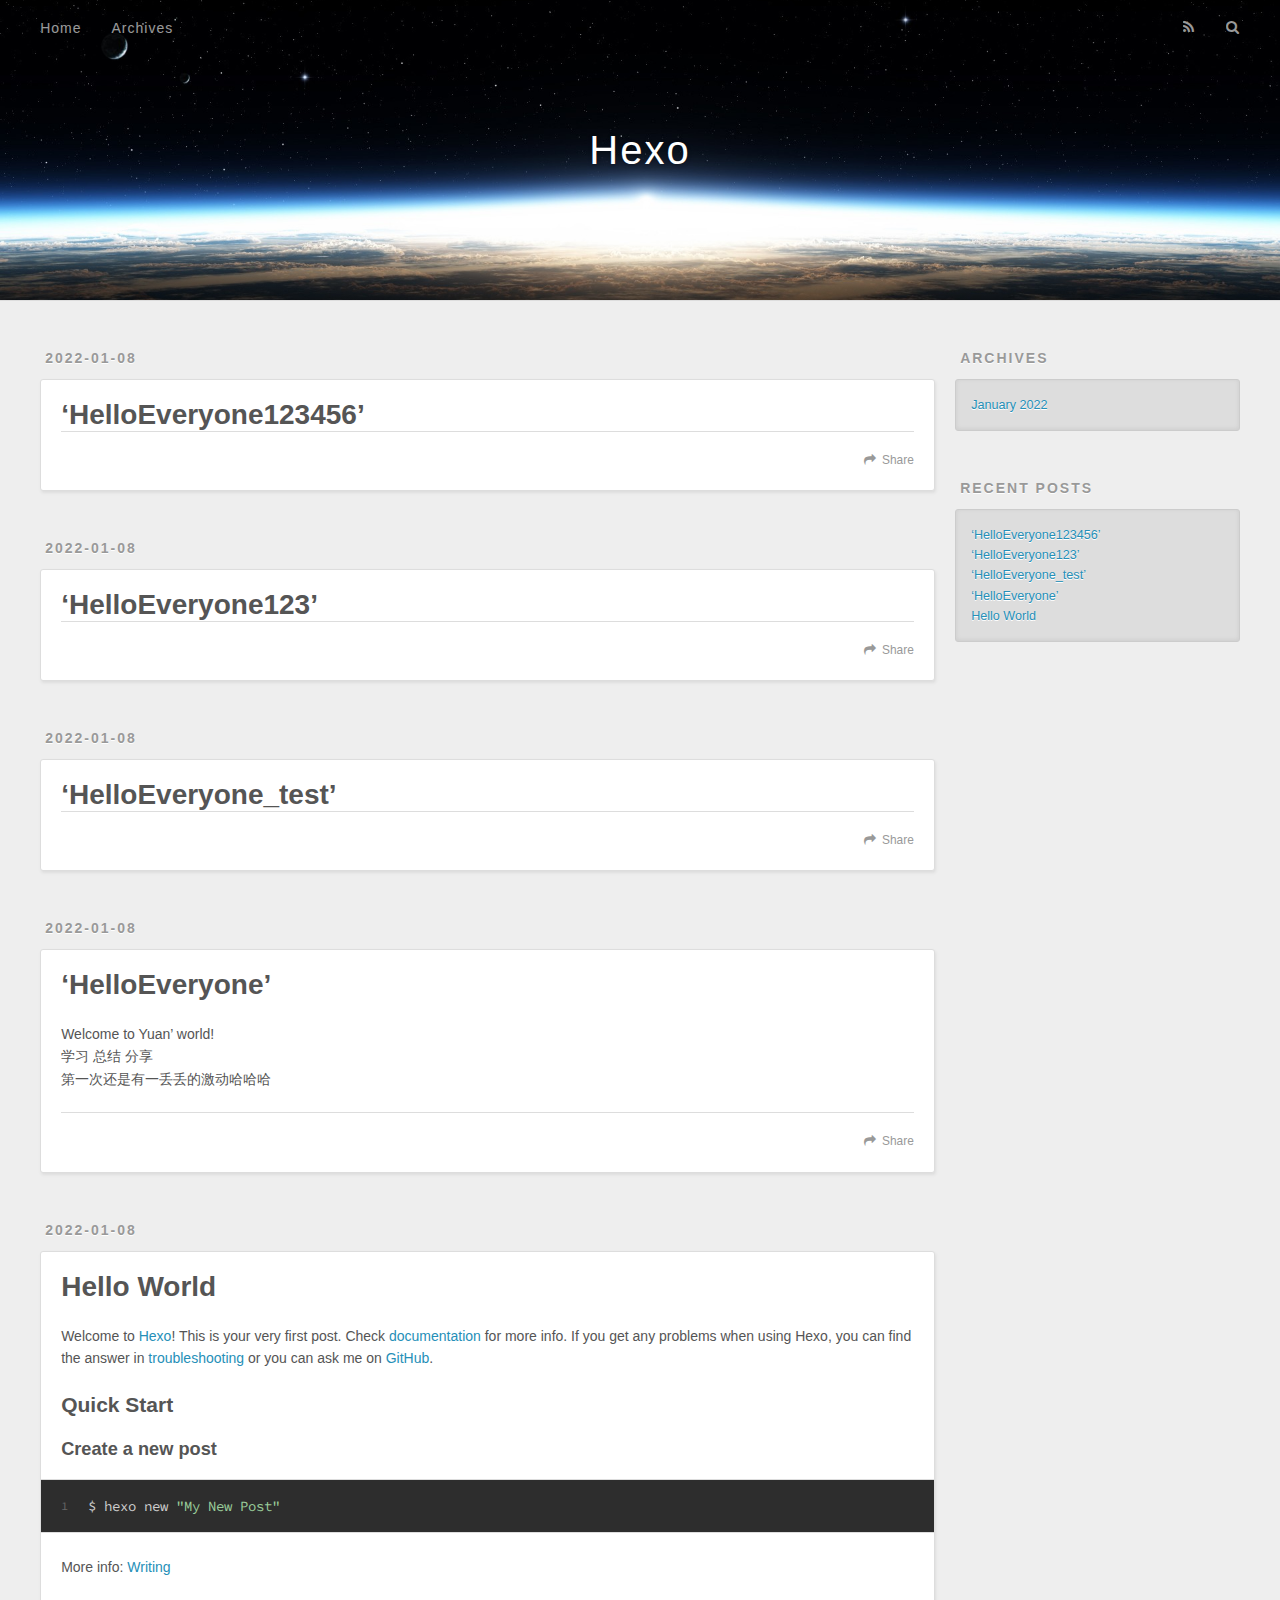
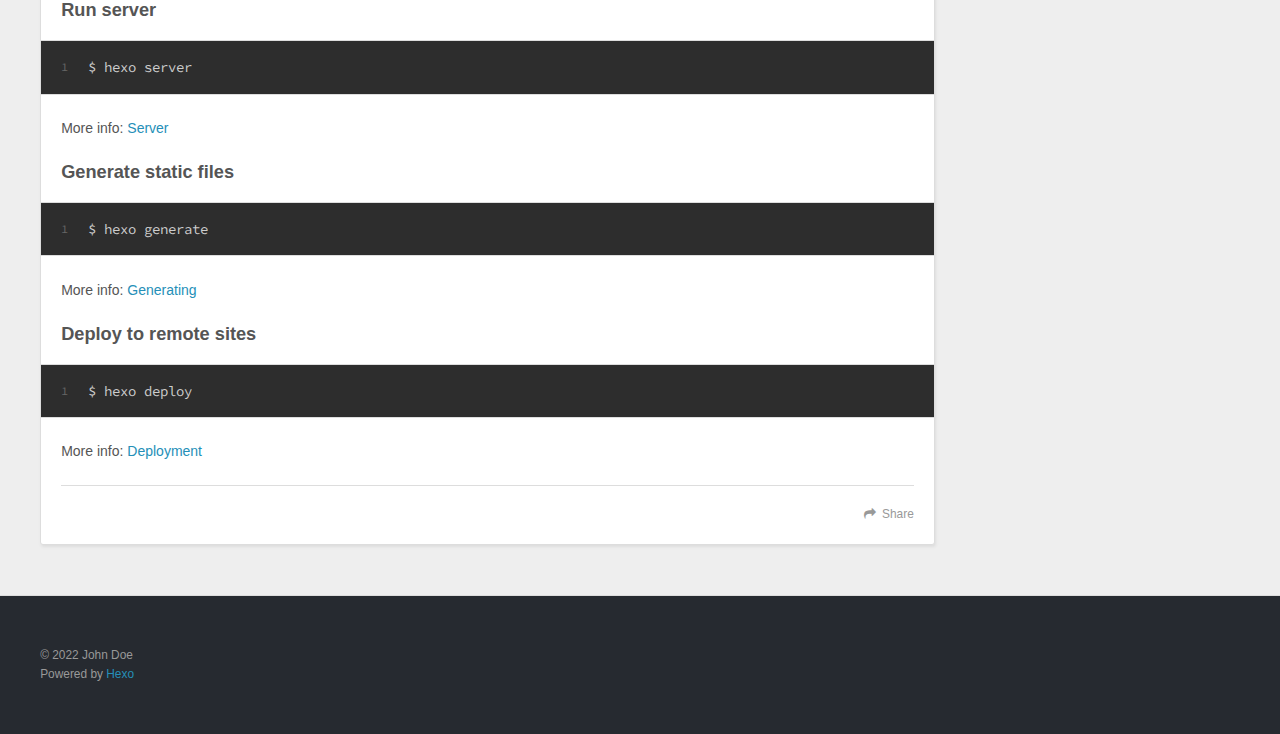
<file: index.html>
<!DOCTYPE html>
<html>
<head>
  <meta charset="utf-8">
  

  
  <title>Hexo</title>
  <meta name="viewport" content="width=device-width, initial-scale=1, maximum-scale=1">
  <meta property="og:type" content="website">
<meta property="og:title" content="Hexo">
<meta property="og:url" content="http://example.com/index.html">
<meta property="og:site_name" content="Hexo">
<meta property="og:locale" content="en_US">
<meta property="article:author" content="John Doe">
<meta name="twitter:card" content="summary">
  
    <link rel="alternate" href="/atom.xml" title="Hexo" type="application/atom+xml">
  
  
    <link rel="icon" href="/favicon.png">
  
  
    <link href="//fonts.googleapis.com/css?family=Source+Code+Pro" rel="stylesheet" type="text/css">
  
  
<link rel="stylesheet" href="/css/style.css">

<meta name="generator" content="Hexo 5.4.0"></head>

<body>
  <div id="container">
    <div id="wrap">
      <header id="header">
  <div id="banner"></div>
  <div id="header-outer" class="outer">
    <div id="header-title" class="inner">
      <h1 id="logo-wrap">
        <a href="/" id="logo">Hexo</a>
      </h1>
      
    </div>
    <div id="header-inner" class="inner">
      <nav id="main-nav">
        <a id="main-nav-toggle" class="nav-icon"></a>
        
          <a class="main-nav-link" href="/">Home</a>
        
          <a class="main-nav-link" href="/archives">Archives</a>
        
      </nav>
      <nav id="sub-nav">
        
          <a id="nav-rss-link" class="nav-icon" href="/atom.xml" title="RSS Feed"></a>
        
        <a id="nav-search-btn" class="nav-icon" title="Search"></a>
      </nav>
      <div id="search-form-wrap">
        <form action="//google.com/search" method="get" accept-charset="UTF-8" class="search-form"><input type="search" name="q" class="search-form-input" placeholder="Search"><button type="submit" class="search-form-submit">&#xF002;</button><input type="hidden" name="sitesearch" value="http://example.com"></form>
      </div>
    </div>
  </div>
</header>
      <div class="outer">
        <section id="main">
  
    <article id="post-‘HelloEveryone123456’" class="article article-type-post" itemscope itemprop="blogPost">
  <div class="article-meta">
    <a href="/2022/01/08/%E2%80%98HelloEveryone123456%E2%80%99/" class="article-date">
  <time datetime="2022-01-08T06:23:00.000Z" itemprop="datePublished">2022-01-08</time>
</a>
    
  </div>
  <div class="article-inner">
    
    
      <header class="article-header">
        
  
    <h1 itemprop="name">
      <a class="article-title" href="/2022/01/08/%E2%80%98HelloEveryone123456%E2%80%99/">‘HelloEveryone123456’</a>
    </h1>
  

      </header>
    
    <div class="article-entry" itemprop="articleBody">
      
        
      
    </div>
    <footer class="article-footer">
      <a data-url="http://example.com/2022/01/08/%E2%80%98HelloEveryone123456%E2%80%99/" data-id="cky5fy3d70003q0w2719qb5m4" class="article-share-link">Share</a>
      
      
    </footer>
  </div>
  
</article>


  
    <article id="post-‘HelloEveryone123’" class="article article-type-post" itemscope itemprop="blogPost">
  <div class="article-meta">
    <a href="/2022/01/08/%E2%80%98HelloEveryone123%E2%80%99/" class="article-date">
  <time datetime="2022-01-08T05:58:58.000Z" itemprop="datePublished">2022-01-08</time>
</a>
    
  </div>
  <div class="article-inner">
    
    
      <header class="article-header">
        
  
    <h1 itemprop="name">
      <a class="article-title" href="/2022/01/08/%E2%80%98HelloEveryone123%E2%80%99/">‘HelloEveryone123’</a>
    </h1>
  

      </header>
    
    <div class="article-entry" itemprop="articleBody">
      
        
      
    </div>
    <footer class="article-footer">
      <a data-url="http://example.com/2022/01/08/%E2%80%98HelloEveryone123%E2%80%99/" data-id="cky5fy3d60002q0w2b5nh69b4" class="article-share-link">Share</a>
      
      
    </footer>
  </div>
  
</article>


  
    <article id="post-‘HelloEveryone-test’" class="article article-type-post" itemscope itemprop="blogPost">
  <div class="article-meta">
    <a href="/2022/01/08/%E2%80%98HelloEveryone-test%E2%80%99/" class="article-date">
  <time datetime="2022-01-08T05:55:22.000Z" itemprop="datePublished">2022-01-08</time>
</a>
    
  </div>
  <div class="article-inner">
    
    
      <header class="article-header">
        
  
    <h1 itemprop="name">
      <a class="article-title" href="/2022/01/08/%E2%80%98HelloEveryone-test%E2%80%99/">‘HelloEveryone_test’</a>
    </h1>
  

      </header>
    
    <div class="article-entry" itemprop="articleBody">
      
        
      
    </div>
    <footer class="article-footer">
      <a data-url="http://example.com/2022/01/08/%E2%80%98HelloEveryone-test%E2%80%99/" data-id="cky5fy3d10000q0w289vu1s0k" class="article-share-link">Share</a>
      
      
    </footer>
  </div>
  
</article>


  
    <article id="post-‘HelloEveryone’" class="article article-type-post" itemscope itemprop="blogPost">
  <div class="article-meta">
    <a href="/2022/01/08/%E2%80%98HelloEveryone%E2%80%99/" class="article-date">
  <time datetime="2022-01-08T05:24:33.000Z" itemprop="datePublished">2022-01-08</time>
</a>
    
  </div>
  <div class="article-inner">
    
    
      <header class="article-header">
        
  
    <h1 itemprop="name">
      <a class="article-title" href="/2022/01/08/%E2%80%98HelloEveryone%E2%80%99/">‘HelloEveryone’</a>
    </h1>
  

      </header>
    
    <div class="article-entry" itemprop="articleBody">
      
        <p>Welcome to Yuan’ world!<br>学习 总结 分享<br>第一次还是有一丢丢的激动哈哈哈</p>

      
    </div>
    <footer class="article-footer">
      <a data-url="http://example.com/2022/01/08/%E2%80%98HelloEveryone%E2%80%99/" data-id="cky5fy3d80004q0w29k04624r" class="article-share-link">Share</a>
      
      
    </footer>
  </div>
  
</article>


  
    <article id="post-hello-world" class="article article-type-post" itemscope itemprop="blogPost">
  <div class="article-meta">
    <a href="/2022/01/08/hello-world/" class="article-date">
  <time datetime="2022-01-08T03:34:24.318Z" itemprop="datePublished">2022-01-08</time>
</a>
    
  </div>
  <div class="article-inner">
    
    
      <header class="article-header">
        
  
    <h1 itemprop="name">
      <a class="article-title" href="/2022/01/08/hello-world/">Hello World</a>
    </h1>
  

      </header>
    
    <div class="article-entry" itemprop="articleBody">
      
        <p>Welcome to <a target="_blank" rel="noopener" href="https://hexo.io/">Hexo</a>! This is your very first post. Check <a target="_blank" rel="noopener" href="https://hexo.io/docs/">documentation</a> for more info. If you get any problems when using Hexo, you can find the answer in <a target="_blank" rel="noopener" href="https://hexo.io/docs/troubleshooting.html">troubleshooting</a> or you can ask me on <a target="_blank" rel="noopener" href="https://github.com/hexojs/hexo/issues">GitHub</a>.</p>
<h2 id="Quick-Start"><a href="#Quick-Start" class="headerlink" title="Quick Start"></a>Quick Start</h2><h3 id="Create-a-new-post"><a href="#Create-a-new-post" class="headerlink" title="Create a new post"></a>Create a new post</h3><figure class="highlight bash"><table><tr><td class="gutter"><pre><span class="line">1</span><br></pre></td><td class="code"><pre><span class="line">$ hexo new <span class="string">&quot;My New Post&quot;</span></span><br></pre></td></tr></table></figure>

<p>More info: <a target="_blank" rel="noopener" href="https://hexo.io/docs/writing.html">Writing</a></p>
<h3 id="Run-server"><a href="#Run-server" class="headerlink" title="Run server"></a>Run server</h3><figure class="highlight bash"><table><tr><td class="gutter"><pre><span class="line">1</span><br></pre></td><td class="code"><pre><span class="line">$ hexo server</span><br></pre></td></tr></table></figure>

<p>More info: <a target="_blank" rel="noopener" href="https://hexo.io/docs/server.html">Server</a></p>
<h3 id="Generate-static-files"><a href="#Generate-static-files" class="headerlink" title="Generate static files"></a>Generate static files</h3><figure class="highlight bash"><table><tr><td class="gutter"><pre><span class="line">1</span><br></pre></td><td class="code"><pre><span class="line">$ hexo generate</span><br></pre></td></tr></table></figure>

<p>More info: <a target="_blank" rel="noopener" href="https://hexo.io/docs/generating.html">Generating</a></p>
<h3 id="Deploy-to-remote-sites"><a href="#Deploy-to-remote-sites" class="headerlink" title="Deploy to remote sites"></a>Deploy to remote sites</h3><figure class="highlight bash"><table><tr><td class="gutter"><pre><span class="line">1</span><br></pre></td><td class="code"><pre><span class="line">$ hexo deploy</span><br></pre></td></tr></table></figure>

<p>More info: <a target="_blank" rel="noopener" href="https://hexo.io/docs/one-command-deployment.html">Deployment</a></p>

      
    </div>
    <footer class="article-footer">
      <a data-url="http://example.com/2022/01/08/hello-world/" data-id="cky5fy3d50001q0w272co3a02" class="article-share-link">Share</a>
      
      
    </footer>
  </div>
  
</article>


  


</section>
        
          <aside id="sidebar">
  
    

  
    

  
    
  
    
  <div class="widget-wrap">
    <h3 class="widget-title">Archives</h3>
    <div class="widget">
      <ul class="archive-list"><li class="archive-list-item"><a class="archive-list-link" href="/archives/2022/01/">January 2022</a></li></ul>
    </div>
  </div>


  
    
  <div class="widget-wrap">
    <h3 class="widget-title">Recent Posts</h3>
    <div class="widget">
      <ul>
        
          <li>
            <a href="/2022/01/08/%E2%80%98HelloEveryone123456%E2%80%99/">‘HelloEveryone123456’</a>
          </li>
        
          <li>
            <a href="/2022/01/08/%E2%80%98HelloEveryone123%E2%80%99/">‘HelloEveryone123’</a>
          </li>
        
          <li>
            <a href="/2022/01/08/%E2%80%98HelloEveryone-test%E2%80%99/">‘HelloEveryone_test’</a>
          </li>
        
          <li>
            <a href="/2022/01/08/%E2%80%98HelloEveryone%E2%80%99/">‘HelloEveryone’</a>
          </li>
        
          <li>
            <a href="/2022/01/08/hello-world/">Hello World</a>
          </li>
        
      </ul>
    </div>
  </div>

  
</aside>
        
      </div>
      <footer id="footer">
  
  <div class="outer">
    <div id="footer-info" class="inner">
      &copy; 2022 John Doe<br>
      Powered by <a href="http://hexo.io/" target="_blank">Hexo</a>
    </div>
  </div>
</footer>
    </div>
    <nav id="mobile-nav">
  
    <a href="/" class="mobile-nav-link">Home</a>
  
    <a href="/archives" class="mobile-nav-link">Archives</a>
  
</nav>
    

<script src="//ajax.googleapis.com/ajax/libs/jquery/2.0.3/jquery.min.js"></script>


  
<link rel="stylesheet" href="/fancybox/jquery.fancybox.css">

  
<script src="/fancybox/jquery.fancybox.pack.js"></script>




<script src="/js/script.js"></script>




  </div>
</body>
</html>
</file>
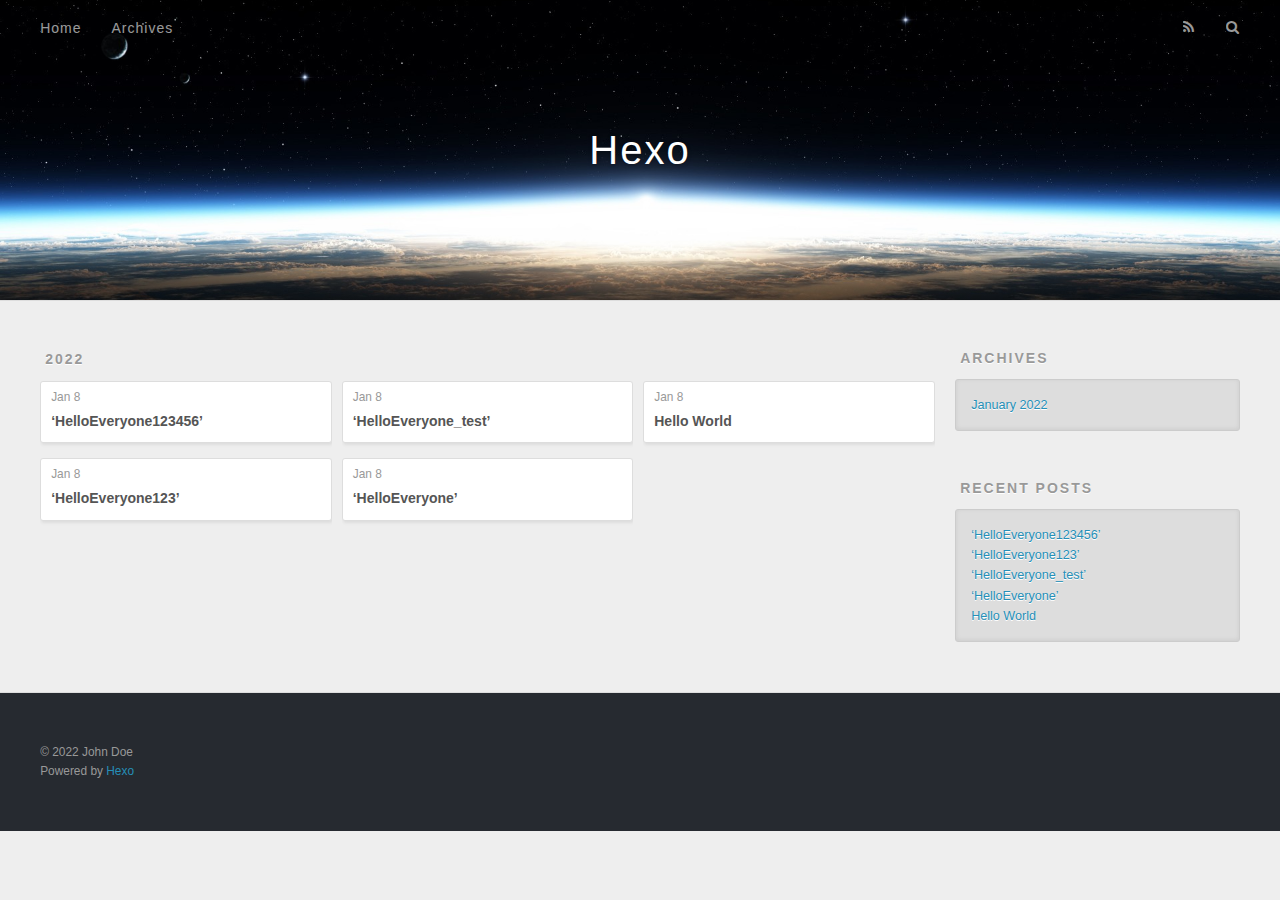
<file: archives/index.html>
<!DOCTYPE html>
<html>
<head>
  <meta charset="utf-8">
  

  
  <title>Archives | Hexo</title>
  <meta name="viewport" content="width=device-width, initial-scale=1, maximum-scale=1">
  <meta property="og:type" content="website">
<meta property="og:title" content="Hexo">
<meta property="og:url" content="http://example.com/archives/index.html">
<meta property="og:site_name" content="Hexo">
<meta property="og:locale" content="en_US">
<meta property="article:author" content="John Doe">
<meta name="twitter:card" content="summary">
  
    <link rel="alternate" href="/atom.xml" title="Hexo" type="application/atom+xml">
  
  
    <link rel="icon" href="/favicon.png">
  
  
    <link href="//fonts.googleapis.com/css?family=Source+Code+Pro" rel="stylesheet" type="text/css">
  
  
<link rel="stylesheet" href="/css/style.css">

<meta name="generator" content="Hexo 5.4.0"></head>

<body>
  <div id="container">
    <div id="wrap">
      <header id="header">
  <div id="banner"></div>
  <div id="header-outer" class="outer">
    <div id="header-title" class="inner">
      <h1 id="logo-wrap">
        <a href="/" id="logo">Hexo</a>
      </h1>
      
    </div>
    <div id="header-inner" class="inner">
      <nav id="main-nav">
        <a id="main-nav-toggle" class="nav-icon"></a>
        
          <a class="main-nav-link" href="/">Home</a>
        
          <a class="main-nav-link" href="/archives">Archives</a>
        
      </nav>
      <nav id="sub-nav">
        
          <a id="nav-rss-link" class="nav-icon" href="/atom.xml" title="RSS Feed"></a>
        
        <a id="nav-search-btn" class="nav-icon" title="Search"></a>
      </nav>
      <div id="search-form-wrap">
        <form action="//google.com/search" method="get" accept-charset="UTF-8" class="search-form"><input type="search" name="q" class="search-form-input" placeholder="Search"><button type="submit" class="search-form-submit">&#xF002;</button><input type="hidden" name="sitesearch" value="http://example.com"></form>
      </div>
    </div>
  </div>
</header>
      <div class="outer">
        <section id="main">
  
  
    
    
      
      
      <section class="archives-wrap">
        <div class="archive-year-wrap">
          <a href="/archives/2022" class="archive-year">2022</a>
        </div>
        <div class="archives">
    
    <article class="archive-article archive-type-post">
  <div class="archive-article-inner">
    <header class="archive-article-header">
      <a href="/2022/01/08/%E2%80%98HelloEveryone123456%E2%80%99/" class="archive-article-date">
  <time datetime="2022-01-08T06:23:00.000Z" itemprop="datePublished">Jan 8</time>
</a>
      
  
    <h1 itemprop="name">
      <a class="archive-article-title" href="/2022/01/08/%E2%80%98HelloEveryone123456%E2%80%99/">‘HelloEveryone123456’</a>
    </h1>
  

    </header>
  </div>
</article>
  
    
    
    <article class="archive-article archive-type-post">
  <div class="archive-article-inner">
    <header class="archive-article-header">
      <a href="/2022/01/08/%E2%80%98HelloEveryone123%E2%80%99/" class="archive-article-date">
  <time datetime="2022-01-08T05:58:58.000Z" itemprop="datePublished">Jan 8</time>
</a>
      
  
    <h1 itemprop="name">
      <a class="archive-article-title" href="/2022/01/08/%E2%80%98HelloEveryone123%E2%80%99/">‘HelloEveryone123’</a>
    </h1>
  

    </header>
  </div>
</article>
  
    
    
    <article class="archive-article archive-type-post">
  <div class="archive-article-inner">
    <header class="archive-article-header">
      <a href="/2022/01/08/%E2%80%98HelloEveryone-test%E2%80%99/" class="archive-article-date">
  <time datetime="2022-01-08T05:55:22.000Z" itemprop="datePublished">Jan 8</time>
</a>
      
  
    <h1 itemprop="name">
      <a class="archive-article-title" href="/2022/01/08/%E2%80%98HelloEveryone-test%E2%80%99/">‘HelloEveryone_test’</a>
    </h1>
  

    </header>
  </div>
</article>
  
    
    
    <article class="archive-article archive-type-post">
  <div class="archive-article-inner">
    <header class="archive-article-header">
      <a href="/2022/01/08/%E2%80%98HelloEveryone%E2%80%99/" class="archive-article-date">
  <time datetime="2022-01-08T05:24:33.000Z" itemprop="datePublished">Jan 8</time>
</a>
      
  
    <h1 itemprop="name">
      <a class="archive-article-title" href="/2022/01/08/%E2%80%98HelloEveryone%E2%80%99/">‘HelloEveryone’</a>
    </h1>
  

    </header>
  </div>
</article>
  
    
    
    <article class="archive-article archive-type-post">
  <div class="archive-article-inner">
    <header class="archive-article-header">
      <a href="/2022/01/08/hello-world/" class="archive-article-date">
  <time datetime="2022-01-08T03:34:24.318Z" itemprop="datePublished">Jan 8</time>
</a>
      
  
    <h1 itemprop="name">
      <a class="archive-article-title" href="/2022/01/08/hello-world/">Hello World</a>
    </h1>
  

    </header>
  </div>
</article>
  
  
    </div></section>
  


</section>
        
          <aside id="sidebar">
  
    

  
    

  
    
  
    
  <div class="widget-wrap">
    <h3 class="widget-title">Archives</h3>
    <div class="widget">
      <ul class="archive-list"><li class="archive-list-item"><a class="archive-list-link" href="/archives/2022/01/">January 2022</a></li></ul>
    </div>
  </div>


  
    
  <div class="widget-wrap">
    <h3 class="widget-title">Recent Posts</h3>
    <div class="widget">
      <ul>
        
          <li>
            <a href="/2022/01/08/%E2%80%98HelloEveryone123456%E2%80%99/">‘HelloEveryone123456’</a>
          </li>
        
          <li>
            <a href="/2022/01/08/%E2%80%98HelloEveryone123%E2%80%99/">‘HelloEveryone123’</a>
          </li>
        
          <li>
            <a href="/2022/01/08/%E2%80%98HelloEveryone-test%E2%80%99/">‘HelloEveryone_test’</a>
          </li>
        
          <li>
            <a href="/2022/01/08/%E2%80%98HelloEveryone%E2%80%99/">‘HelloEveryone’</a>
          </li>
        
          <li>
            <a href="/2022/01/08/hello-world/">Hello World</a>
          </li>
        
      </ul>
    </div>
  </div>

  
</aside>
        
      </div>
      <footer id="footer">
  
  <div class="outer">
    <div id="footer-info" class="inner">
      &copy; 2022 John Doe<br>
      Powered by <a href="http://hexo.io/" target="_blank">Hexo</a>
    </div>
  </div>
</footer>
    </div>
    <nav id="mobile-nav">
  
    <a href="/" class="mobile-nav-link">Home</a>
  
    <a href="/archives" class="mobile-nav-link">Archives</a>
  
</nav>
    

<script src="//ajax.googleapis.com/ajax/libs/jquery/2.0.3/jquery.min.js"></script>


  
<link rel="stylesheet" href="/fancybox/jquery.fancybox.css">

  
<script src="/fancybox/jquery.fancybox.pack.js"></script>




<script src="/js/script.js"></script>




  </div>
</body>
</html>
</file>
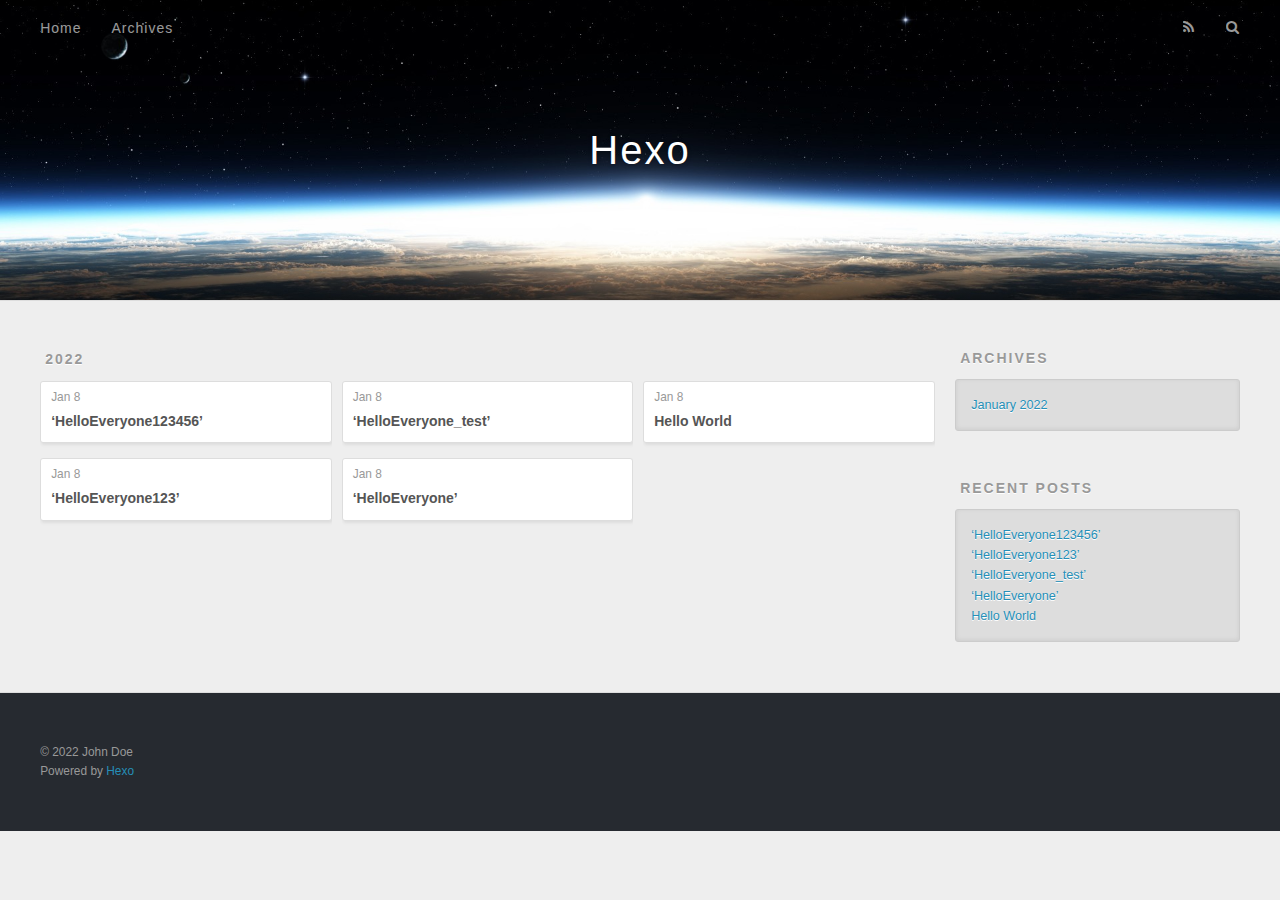
<file: archives/2022/index.html>
<!DOCTYPE html>
<html>
<head>
  <meta charset="utf-8">
  

  
  <title>Archives: 2022 | Hexo</title>
  <meta name="viewport" content="width=device-width, initial-scale=1, maximum-scale=1">
  <meta property="og:type" content="website">
<meta property="og:title" content="Hexo">
<meta property="og:url" content="http://example.com/archives/2022/index.html">
<meta property="og:site_name" content="Hexo">
<meta property="og:locale" content="en_US">
<meta property="article:author" content="John Doe">
<meta name="twitter:card" content="summary">
  
    <link rel="alternate" href="/atom.xml" title="Hexo" type="application/atom+xml">
  
  
    <link rel="icon" href="/favicon.png">
  
  
    <link href="//fonts.googleapis.com/css?family=Source+Code+Pro" rel="stylesheet" type="text/css">
  
  
<link rel="stylesheet" href="/css/style.css">

<meta name="generator" content="Hexo 5.4.0"></head>

<body>
  <div id="container">
    <div id="wrap">
      <header id="header">
  <div id="banner"></div>
  <div id="header-outer" class="outer">
    <div id="header-title" class="inner">
      <h1 id="logo-wrap">
        <a href="/" id="logo">Hexo</a>
      </h1>
      
    </div>
    <div id="header-inner" class="inner">
      <nav id="main-nav">
        <a id="main-nav-toggle" class="nav-icon"></a>
        
          <a class="main-nav-link" href="/">Home</a>
        
          <a class="main-nav-link" href="/archives">Archives</a>
        
      </nav>
      <nav id="sub-nav">
        
          <a id="nav-rss-link" class="nav-icon" href="/atom.xml" title="RSS Feed"></a>
        
        <a id="nav-search-btn" class="nav-icon" title="Search"></a>
      </nav>
      <div id="search-form-wrap">
        <form action="//google.com/search" method="get" accept-charset="UTF-8" class="search-form"><input type="search" name="q" class="search-form-input" placeholder="Search"><button type="submit" class="search-form-submit">&#xF002;</button><input type="hidden" name="sitesearch" value="http://example.com"></form>
      </div>
    </div>
  </div>
</header>
      <div class="outer">
        <section id="main">
  
  
    
    
      
      
      <section class="archives-wrap">
        <div class="archive-year-wrap">
          <a href="/archives/2022" class="archive-year">2022</a>
        </div>
        <div class="archives">
    
    <article class="archive-article archive-type-post">
  <div class="archive-article-inner">
    <header class="archive-article-header">
      <a href="/2022/01/08/%E2%80%98HelloEveryone123456%E2%80%99/" class="archive-article-date">
  <time datetime="2022-01-08T06:23:00.000Z" itemprop="datePublished">Jan 8</time>
</a>
      
  
    <h1 itemprop="name">
      <a class="archive-article-title" href="/2022/01/08/%E2%80%98HelloEveryone123456%E2%80%99/">‘HelloEveryone123456’</a>
    </h1>
  

    </header>
  </div>
</article>
  
    
    
    <article class="archive-article archive-type-post">
  <div class="archive-article-inner">
    <header class="archive-article-header">
      <a href="/2022/01/08/%E2%80%98HelloEveryone123%E2%80%99/" class="archive-article-date">
  <time datetime="2022-01-08T05:58:58.000Z" itemprop="datePublished">Jan 8</time>
</a>
      
  
    <h1 itemprop="name">
      <a class="archive-article-title" href="/2022/01/08/%E2%80%98HelloEveryone123%E2%80%99/">‘HelloEveryone123’</a>
    </h1>
  

    </header>
  </div>
</article>
  
    
    
    <article class="archive-article archive-type-post">
  <div class="archive-article-inner">
    <header class="archive-article-header">
      <a href="/2022/01/08/%E2%80%98HelloEveryone-test%E2%80%99/" class="archive-article-date">
  <time datetime="2022-01-08T05:55:22.000Z" itemprop="datePublished">Jan 8</time>
</a>
      
  
    <h1 itemprop="name">
      <a class="archive-article-title" href="/2022/01/08/%E2%80%98HelloEveryone-test%E2%80%99/">‘HelloEveryone_test’</a>
    </h1>
  

    </header>
  </div>
</article>
  
    
    
    <article class="archive-article archive-type-post">
  <div class="archive-article-inner">
    <header class="archive-article-header">
      <a href="/2022/01/08/%E2%80%98HelloEveryone%E2%80%99/" class="archive-article-date">
  <time datetime="2022-01-08T05:24:33.000Z" itemprop="datePublished">Jan 8</time>
</a>
      
  
    <h1 itemprop="name">
      <a class="archive-article-title" href="/2022/01/08/%E2%80%98HelloEveryone%E2%80%99/">‘HelloEveryone’</a>
    </h1>
  

    </header>
  </div>
</article>
  
    
    
    <article class="archive-article archive-type-post">
  <div class="archive-article-inner">
    <header class="archive-article-header">
      <a href="/2022/01/08/hello-world/" class="archive-article-date">
  <time datetime="2022-01-08T03:34:24.318Z" itemprop="datePublished">Jan 8</time>
</a>
      
  
    <h1 itemprop="name">
      <a class="archive-article-title" href="/2022/01/08/hello-world/">Hello World</a>
    </h1>
  

    </header>
  </div>
</article>
  
  
    </div></section>
  


</section>
        
          <aside id="sidebar">
  
    

  
    

  
    
  
    
  <div class="widget-wrap">
    <h3 class="widget-title">Archives</h3>
    <div class="widget">
      <ul class="archive-list"><li class="archive-list-item"><a class="archive-list-link" href="/archives/2022/01/">January 2022</a></li></ul>
    </div>
  </div>


  
    
  <div class="widget-wrap">
    <h3 class="widget-title">Recent Posts</h3>
    <div class="widget">
      <ul>
        
          <li>
            <a href="/2022/01/08/%E2%80%98HelloEveryone123456%E2%80%99/">‘HelloEveryone123456’</a>
          </li>
        
          <li>
            <a href="/2022/01/08/%E2%80%98HelloEveryone123%E2%80%99/">‘HelloEveryone123’</a>
          </li>
        
          <li>
            <a href="/2022/01/08/%E2%80%98HelloEveryone-test%E2%80%99/">‘HelloEveryone_test’</a>
          </li>
        
          <li>
            <a href="/2022/01/08/%E2%80%98HelloEveryone%E2%80%99/">‘HelloEveryone’</a>
          </li>
        
          <li>
            <a href="/2022/01/08/hello-world/">Hello World</a>
          </li>
        
      </ul>
    </div>
  </div>

  
</aside>
        
      </div>
      <footer id="footer">
  
  <div class="outer">
    <div id="footer-info" class="inner">
      &copy; 2022 John Doe<br>
      Powered by <a href="http://hexo.io/" target="_blank">Hexo</a>
    </div>
  </div>
</footer>
    </div>
    <nav id="mobile-nav">
  
    <a href="/" class="mobile-nav-link">Home</a>
  
    <a href="/archives" class="mobile-nav-link">Archives</a>
  
</nav>
    

<script src="//ajax.googleapis.com/ajax/libs/jquery/2.0.3/jquery.min.js"></script>


  
<link rel="stylesheet" href="/fancybox/jquery.fancybox.css">

  
<script src="/fancybox/jquery.fancybox.pack.js"></script>




<script src="/js/script.js"></script>




  </div>
</body>
</html>
</file>
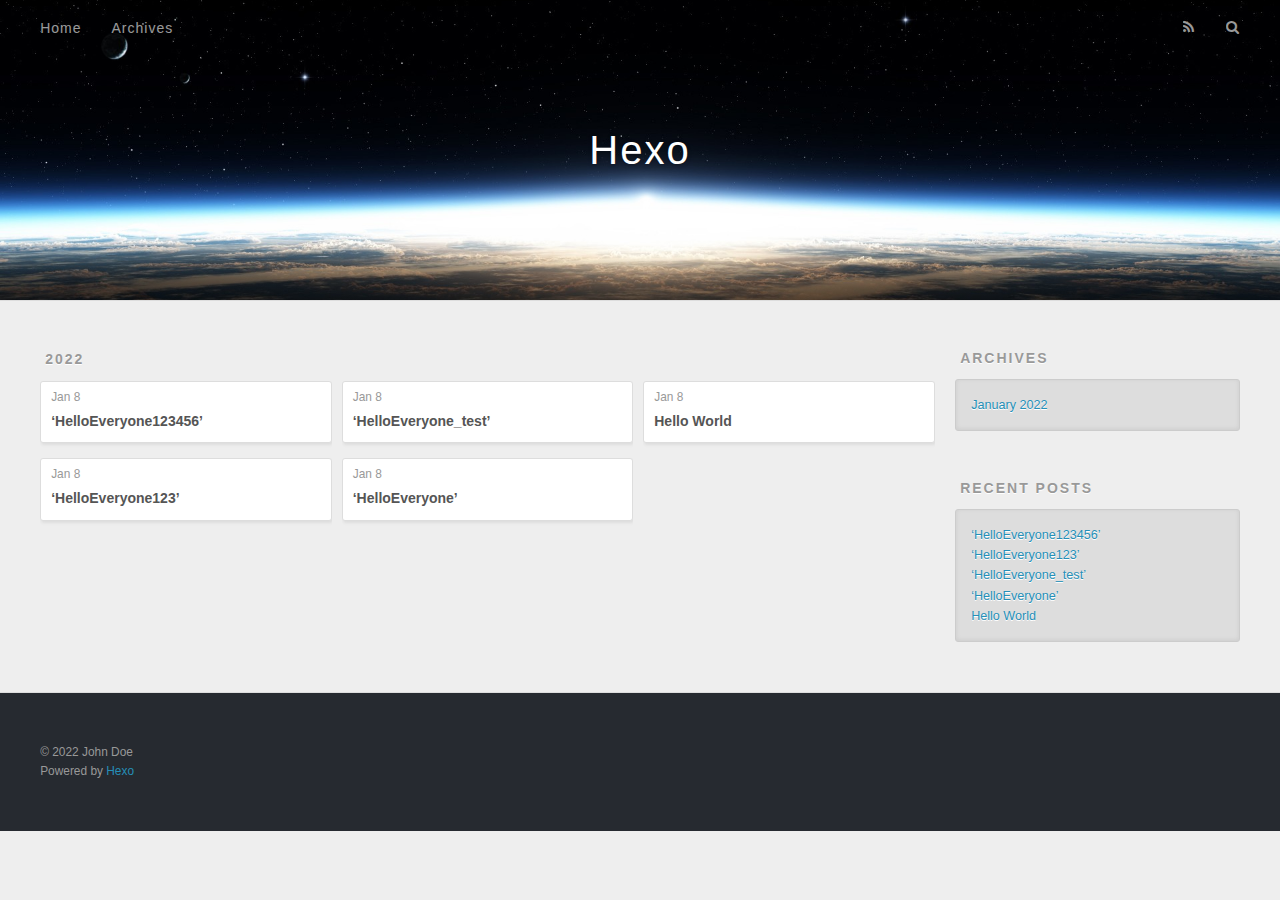
<file: archives/2022/01/index.html>
<!DOCTYPE html>
<html>
<head>
  <meta charset="utf-8">
  

  
  <title>Archives: 2022/1 | Hexo</title>
  <meta name="viewport" content="width=device-width, initial-scale=1, maximum-scale=1">
  <meta property="og:type" content="website">
<meta property="og:title" content="Hexo">
<meta property="og:url" content="http://example.com/archives/2022/01/index.html">
<meta property="og:site_name" content="Hexo">
<meta property="og:locale" content="en_US">
<meta property="article:author" content="John Doe">
<meta name="twitter:card" content="summary">
  
    <link rel="alternate" href="/atom.xml" title="Hexo" type="application/atom+xml">
  
  
    <link rel="icon" href="/favicon.png">
  
  
    <link href="//fonts.googleapis.com/css?family=Source+Code+Pro" rel="stylesheet" type="text/css">
  
  
<link rel="stylesheet" href="/css/style.css">

<meta name="generator" content="Hexo 5.4.0"></head>

<body>
  <div id="container">
    <div id="wrap">
      <header id="header">
  <div id="banner"></div>
  <div id="header-outer" class="outer">
    <div id="header-title" class="inner">
      <h1 id="logo-wrap">
        <a href="/" id="logo">Hexo</a>
      </h1>
      
    </div>
    <div id="header-inner" class="inner">
      <nav id="main-nav">
        <a id="main-nav-toggle" class="nav-icon"></a>
        
          <a class="main-nav-link" href="/">Home</a>
        
          <a class="main-nav-link" href="/archives">Archives</a>
        
      </nav>
      <nav id="sub-nav">
        
          <a id="nav-rss-link" class="nav-icon" href="/atom.xml" title="RSS Feed"></a>
        
        <a id="nav-search-btn" class="nav-icon" title="Search"></a>
      </nav>
      <div id="search-form-wrap">
        <form action="//google.com/search" method="get" accept-charset="UTF-8" class="search-form"><input type="search" name="q" class="search-form-input" placeholder="Search"><button type="submit" class="search-form-submit">&#xF002;</button><input type="hidden" name="sitesearch" value="http://example.com"></form>
      </div>
    </div>
  </div>
</header>
      <div class="outer">
        <section id="main">
  
  
    
    
      
      
      <section class="archives-wrap">
        <div class="archive-year-wrap">
          <a href="/archives/2022" class="archive-year">2022</a>
        </div>
        <div class="archives">
    
    <article class="archive-article archive-type-post">
  <div class="archive-article-inner">
    <header class="archive-article-header">
      <a href="/2022/01/08/%E2%80%98HelloEveryone123456%E2%80%99/" class="archive-article-date">
  <time datetime="2022-01-08T06:23:00.000Z" itemprop="datePublished">Jan 8</time>
</a>
      
  
    <h1 itemprop="name">
      <a class="archive-article-title" href="/2022/01/08/%E2%80%98HelloEveryone123456%E2%80%99/">‘HelloEveryone123456’</a>
    </h1>
  

    </header>
  </div>
</article>
  
    
    
    <article class="archive-article archive-type-post">
  <div class="archive-article-inner">
    <header class="archive-article-header">
      <a href="/2022/01/08/%E2%80%98HelloEveryone123%E2%80%99/" class="archive-article-date">
  <time datetime="2022-01-08T05:58:58.000Z" itemprop="datePublished">Jan 8</time>
</a>
      
  
    <h1 itemprop="name">
      <a class="archive-article-title" href="/2022/01/08/%E2%80%98HelloEveryone123%E2%80%99/">‘HelloEveryone123’</a>
    </h1>
  

    </header>
  </div>
</article>
  
    
    
    <article class="archive-article archive-type-post">
  <div class="archive-article-inner">
    <header class="archive-article-header">
      <a href="/2022/01/08/%E2%80%98HelloEveryone-test%E2%80%99/" class="archive-article-date">
  <time datetime="2022-01-08T05:55:22.000Z" itemprop="datePublished">Jan 8</time>
</a>
      
  
    <h1 itemprop="name">
      <a class="archive-article-title" href="/2022/01/08/%E2%80%98HelloEveryone-test%E2%80%99/">‘HelloEveryone_test’</a>
    </h1>
  

    </header>
  </div>
</article>
  
    
    
    <article class="archive-article archive-type-post">
  <div class="archive-article-inner">
    <header class="archive-article-header">
      <a href="/2022/01/08/%E2%80%98HelloEveryone%E2%80%99/" class="archive-article-date">
  <time datetime="2022-01-08T05:24:33.000Z" itemprop="datePublished">Jan 8</time>
</a>
      
  
    <h1 itemprop="name">
      <a class="archive-article-title" href="/2022/01/08/%E2%80%98HelloEveryone%E2%80%99/">‘HelloEveryone’</a>
    </h1>
  

    </header>
  </div>
</article>
  
    
    
    <article class="archive-article archive-type-post">
  <div class="archive-article-inner">
    <header class="archive-article-header">
      <a href="/2022/01/08/hello-world/" class="archive-article-date">
  <time datetime="2022-01-08T03:34:24.318Z" itemprop="datePublished">Jan 8</time>
</a>
      
  
    <h1 itemprop="name">
      <a class="archive-article-title" href="/2022/01/08/hello-world/">Hello World</a>
    </h1>
  

    </header>
  </div>
</article>
  
  
    </div></section>
  


</section>
        
          <aside id="sidebar">
  
    

  
    

  
    
  
    
  <div class="widget-wrap">
    <h3 class="widget-title">Archives</h3>
    <div class="widget">
      <ul class="archive-list"><li class="archive-list-item"><a class="archive-list-link" href="/archives/2022/01/">January 2022</a></li></ul>
    </div>
  </div>


  
    
  <div class="widget-wrap">
    <h3 class="widget-title">Recent Posts</h3>
    <div class="widget">
      <ul>
        
          <li>
            <a href="/2022/01/08/%E2%80%98HelloEveryone123456%E2%80%99/">‘HelloEveryone123456’</a>
          </li>
        
          <li>
            <a href="/2022/01/08/%E2%80%98HelloEveryone123%E2%80%99/">‘HelloEveryone123’</a>
          </li>
        
          <li>
            <a href="/2022/01/08/%E2%80%98HelloEveryone-test%E2%80%99/">‘HelloEveryone_test’</a>
          </li>
        
          <li>
            <a href="/2022/01/08/%E2%80%98HelloEveryone%E2%80%99/">‘HelloEveryone’</a>
          </li>
        
          <li>
            <a href="/2022/01/08/hello-world/">Hello World</a>
          </li>
        
      </ul>
    </div>
  </div>

  
</aside>
        
      </div>
      <footer id="footer">
  
  <div class="outer">
    <div id="footer-info" class="inner">
      &copy; 2022 John Doe<br>
      Powered by <a href="http://hexo.io/" target="_blank">Hexo</a>
    </div>
  </div>
</footer>
    </div>
    <nav id="mobile-nav">
  
    <a href="/" class="mobile-nav-link">Home</a>
  
    <a href="/archives" class="mobile-nav-link">Archives</a>
  
</nav>
    

<script src="//ajax.googleapis.com/ajax/libs/jquery/2.0.3/jquery.min.js"></script>


  
<link rel="stylesheet" href="/fancybox/jquery.fancybox.css">

  
<script src="/fancybox/jquery.fancybox.pack.js"></script>




<script src="/js/script.js"></script>




  </div>
</body>
</html>
</file>
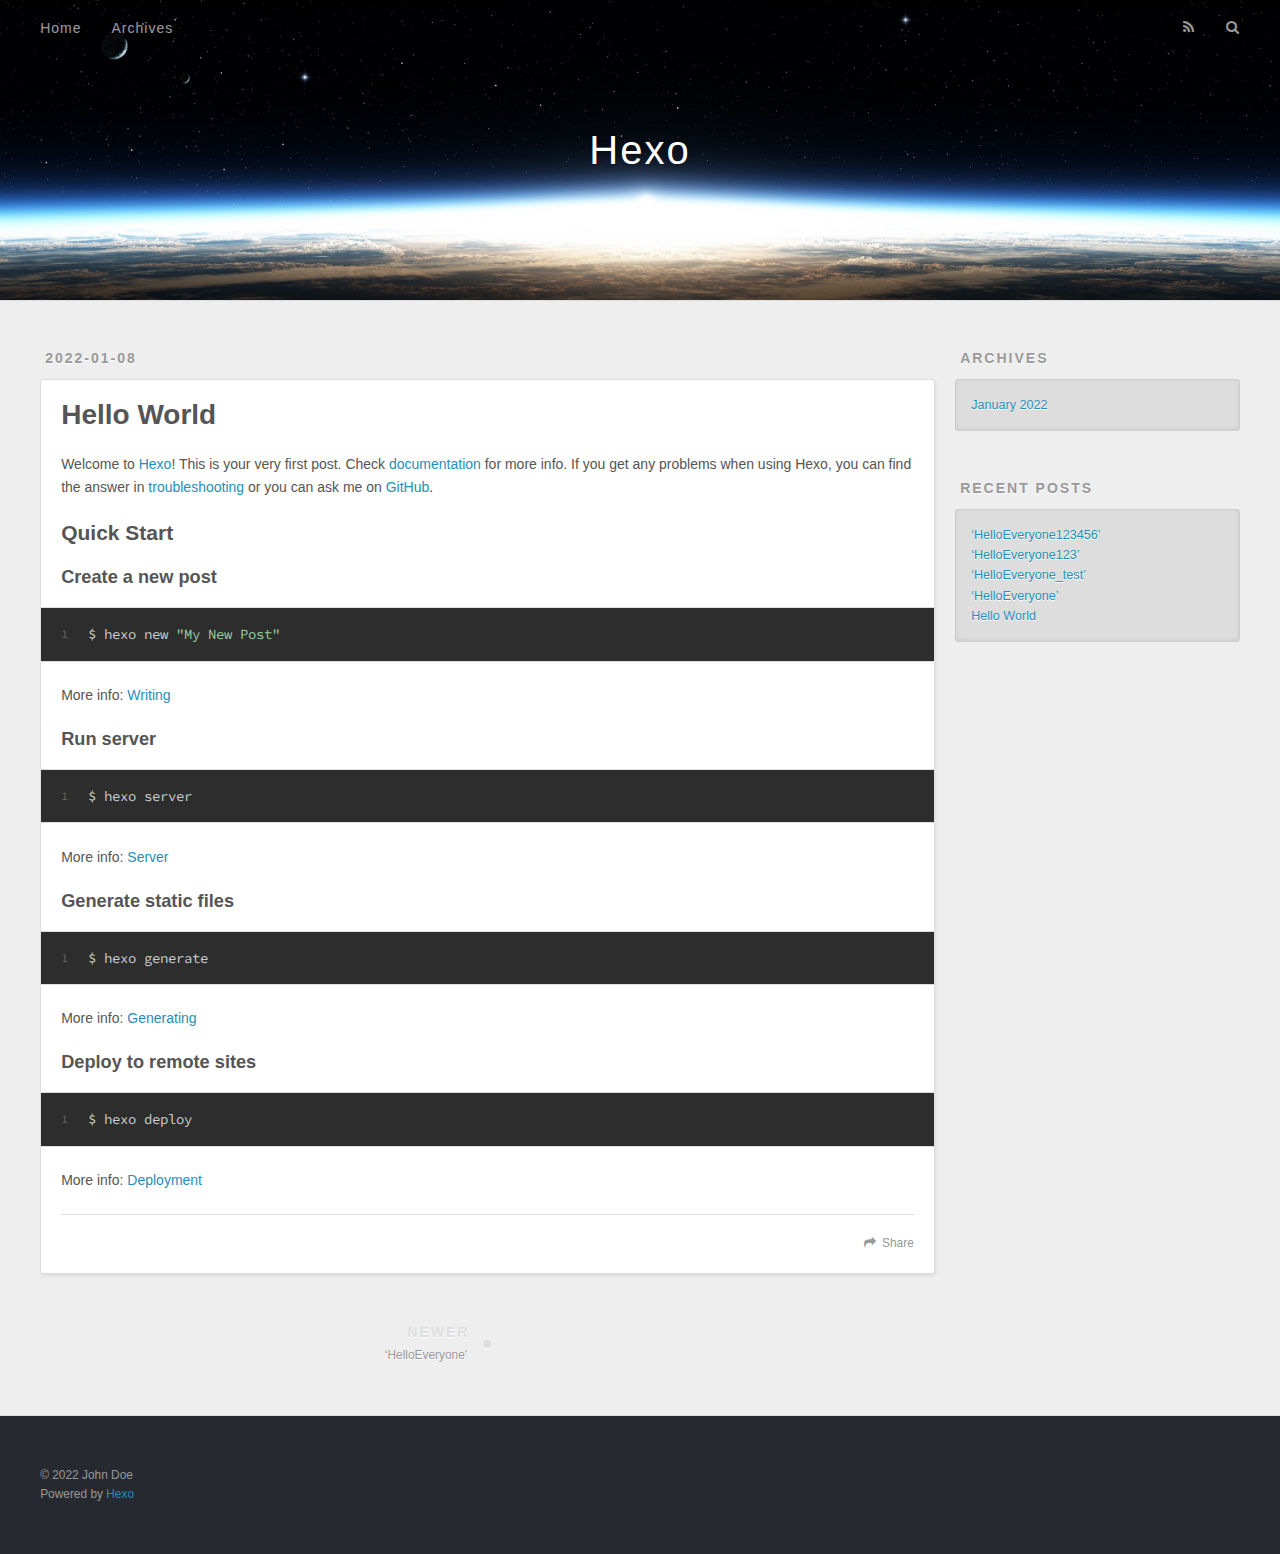
<file: 2022/01/08/hello-world/index.html>
<!DOCTYPE html>
<html>
<head>
  <meta charset="utf-8">
  

  
  <title>Hello World | Hexo</title>
  <meta name="viewport" content="width=device-width, initial-scale=1, maximum-scale=1">
  <meta name="description" content="Welcome to Hexo! This is your very first post. Check documentation for more info. If you get any problems when using Hexo, you can find the answer in troubleshooting or you can ask me on GitHub. Quick">
<meta property="og:type" content="article">
<meta property="og:title" content="Hello World">
<meta property="og:url" content="http://example.com/2022/01/08/hello-world/index.html">
<meta property="og:site_name" content="Hexo">
<meta property="og:description" content="Welcome to Hexo! This is your very first post. Check documentation for more info. If you get any problems when using Hexo, you can find the answer in troubleshooting or you can ask me on GitHub. Quick">
<meta property="og:locale" content="en_US">
<meta property="article:published_time" content="2022-01-08T03:34:24.318Z">
<meta property="article:modified_time" content="1985-10-26T08:15:00.000Z">
<meta property="article:author" content="John Doe">
<meta name="twitter:card" content="summary">
  
    <link rel="alternate" href="/atom.xml" title="Hexo" type="application/atom+xml">
  
  
    <link rel="icon" href="/favicon.png">
  
  
    <link href="//fonts.googleapis.com/css?family=Source+Code+Pro" rel="stylesheet" type="text/css">
  
  
<link rel="stylesheet" href="/css/style.css">

<meta name="generator" content="Hexo 5.4.0"></head>

<body>
  <div id="container">
    <div id="wrap">
      <header id="header">
  <div id="banner"></div>
  <div id="header-outer" class="outer">
    <div id="header-title" class="inner">
      <h1 id="logo-wrap">
        <a href="/" id="logo">Hexo</a>
      </h1>
      
    </div>
    <div id="header-inner" class="inner">
      <nav id="main-nav">
        <a id="main-nav-toggle" class="nav-icon"></a>
        
          <a class="main-nav-link" href="/">Home</a>
        
          <a class="main-nav-link" href="/archives">Archives</a>
        
      </nav>
      <nav id="sub-nav">
        
          <a id="nav-rss-link" class="nav-icon" href="/atom.xml" title="RSS Feed"></a>
        
        <a id="nav-search-btn" class="nav-icon" title="Search"></a>
      </nav>
      <div id="search-form-wrap">
        <form action="//google.com/search" method="get" accept-charset="UTF-8" class="search-form"><input type="search" name="q" class="search-form-input" placeholder="Search"><button type="submit" class="search-form-submit">&#xF002;</button><input type="hidden" name="sitesearch" value="http://example.com"></form>
      </div>
    </div>
  </div>
</header>
      <div class="outer">
        <section id="main"><article id="post-hello-world" class="article article-type-post" itemscope itemprop="blogPost">
  <div class="article-meta">
    <a href="/2022/01/08/hello-world/" class="article-date">
  <time datetime="2022-01-08T03:34:24.318Z" itemprop="datePublished">2022-01-08</time>
</a>
    
  </div>
  <div class="article-inner">
    
    
      <header class="article-header">
        
  
    <h1 class="article-title" itemprop="name">
      Hello World
    </h1>
  

      </header>
    
    <div class="article-entry" itemprop="articleBody">
      
        <p>Welcome to <a target="_blank" rel="noopener" href="https://hexo.io/">Hexo</a>! This is your very first post. Check <a target="_blank" rel="noopener" href="https://hexo.io/docs/">documentation</a> for more info. If you get any problems when using Hexo, you can find the answer in <a target="_blank" rel="noopener" href="https://hexo.io/docs/troubleshooting.html">troubleshooting</a> or you can ask me on <a target="_blank" rel="noopener" href="https://github.com/hexojs/hexo/issues">GitHub</a>.</p>
<h2 id="Quick-Start"><a href="#Quick-Start" class="headerlink" title="Quick Start"></a>Quick Start</h2><h3 id="Create-a-new-post"><a href="#Create-a-new-post" class="headerlink" title="Create a new post"></a>Create a new post</h3><figure class="highlight bash"><table><tr><td class="gutter"><pre><span class="line">1</span><br></pre></td><td class="code"><pre><span class="line">$ hexo new <span class="string">&quot;My New Post&quot;</span></span><br></pre></td></tr></table></figure>

<p>More info: <a target="_blank" rel="noopener" href="https://hexo.io/docs/writing.html">Writing</a></p>
<h3 id="Run-server"><a href="#Run-server" class="headerlink" title="Run server"></a>Run server</h3><figure class="highlight bash"><table><tr><td class="gutter"><pre><span class="line">1</span><br></pre></td><td class="code"><pre><span class="line">$ hexo server</span><br></pre></td></tr></table></figure>

<p>More info: <a target="_blank" rel="noopener" href="https://hexo.io/docs/server.html">Server</a></p>
<h3 id="Generate-static-files"><a href="#Generate-static-files" class="headerlink" title="Generate static files"></a>Generate static files</h3><figure class="highlight bash"><table><tr><td class="gutter"><pre><span class="line">1</span><br></pre></td><td class="code"><pre><span class="line">$ hexo generate</span><br></pre></td></tr></table></figure>

<p>More info: <a target="_blank" rel="noopener" href="https://hexo.io/docs/generating.html">Generating</a></p>
<h3 id="Deploy-to-remote-sites"><a href="#Deploy-to-remote-sites" class="headerlink" title="Deploy to remote sites"></a>Deploy to remote sites</h3><figure class="highlight bash"><table><tr><td class="gutter"><pre><span class="line">1</span><br></pre></td><td class="code"><pre><span class="line">$ hexo deploy</span><br></pre></td></tr></table></figure>

<p>More info: <a target="_blank" rel="noopener" href="https://hexo.io/docs/one-command-deployment.html">Deployment</a></p>

      
    </div>
    <footer class="article-footer">
      <a data-url="http://example.com/2022/01/08/hello-world/" data-id="cky5fy3d50001q0w272co3a02" class="article-share-link">Share</a>
      
      
    </footer>
  </div>
  
    
<nav id="article-nav">
  
    <a href="/2022/01/08/%E2%80%98HelloEveryone%E2%80%99/" id="article-nav-newer" class="article-nav-link-wrap">
      <strong class="article-nav-caption">Newer</strong>
      <div class="article-nav-title">
        
          ‘HelloEveryone’
        
      </div>
    </a>
  
  
</nav>

  
</article>

</section>
        
          <aside id="sidebar">
  
    

  
    

  
    
  
    
  <div class="widget-wrap">
    <h3 class="widget-title">Archives</h3>
    <div class="widget">
      <ul class="archive-list"><li class="archive-list-item"><a class="archive-list-link" href="/archives/2022/01/">January 2022</a></li></ul>
    </div>
  </div>


  
    
  <div class="widget-wrap">
    <h3 class="widget-title">Recent Posts</h3>
    <div class="widget">
      <ul>
        
          <li>
            <a href="/2022/01/08/%E2%80%98HelloEveryone123456%E2%80%99/">‘HelloEveryone123456’</a>
          </li>
        
          <li>
            <a href="/2022/01/08/%E2%80%98HelloEveryone123%E2%80%99/">‘HelloEveryone123’</a>
          </li>
        
          <li>
            <a href="/2022/01/08/%E2%80%98HelloEveryone-test%E2%80%99/">‘HelloEveryone_test’</a>
          </li>
        
          <li>
            <a href="/2022/01/08/%E2%80%98HelloEveryone%E2%80%99/">‘HelloEveryone’</a>
          </li>
        
          <li>
            <a href="/2022/01/08/hello-world/">Hello World</a>
          </li>
        
      </ul>
    </div>
  </div>

  
</aside>
        
      </div>
      <footer id="footer">
  
  <div class="outer">
    <div id="footer-info" class="inner">
      &copy; 2022 John Doe<br>
      Powered by <a href="http://hexo.io/" target="_blank">Hexo</a>
    </div>
  </div>
</footer>
    </div>
    <nav id="mobile-nav">
  
    <a href="/" class="mobile-nav-link">Home</a>
  
    <a href="/archives" class="mobile-nav-link">Archives</a>
  
</nav>
    

<script src="//ajax.googleapis.com/ajax/libs/jquery/2.0.3/jquery.min.js"></script>


  
<link rel="stylesheet" href="/fancybox/jquery.fancybox.css">

  
<script src="/fancybox/jquery.fancybox.pack.js"></script>




<script src="/js/script.js"></script>




  </div>
</body>
</html>
</file>
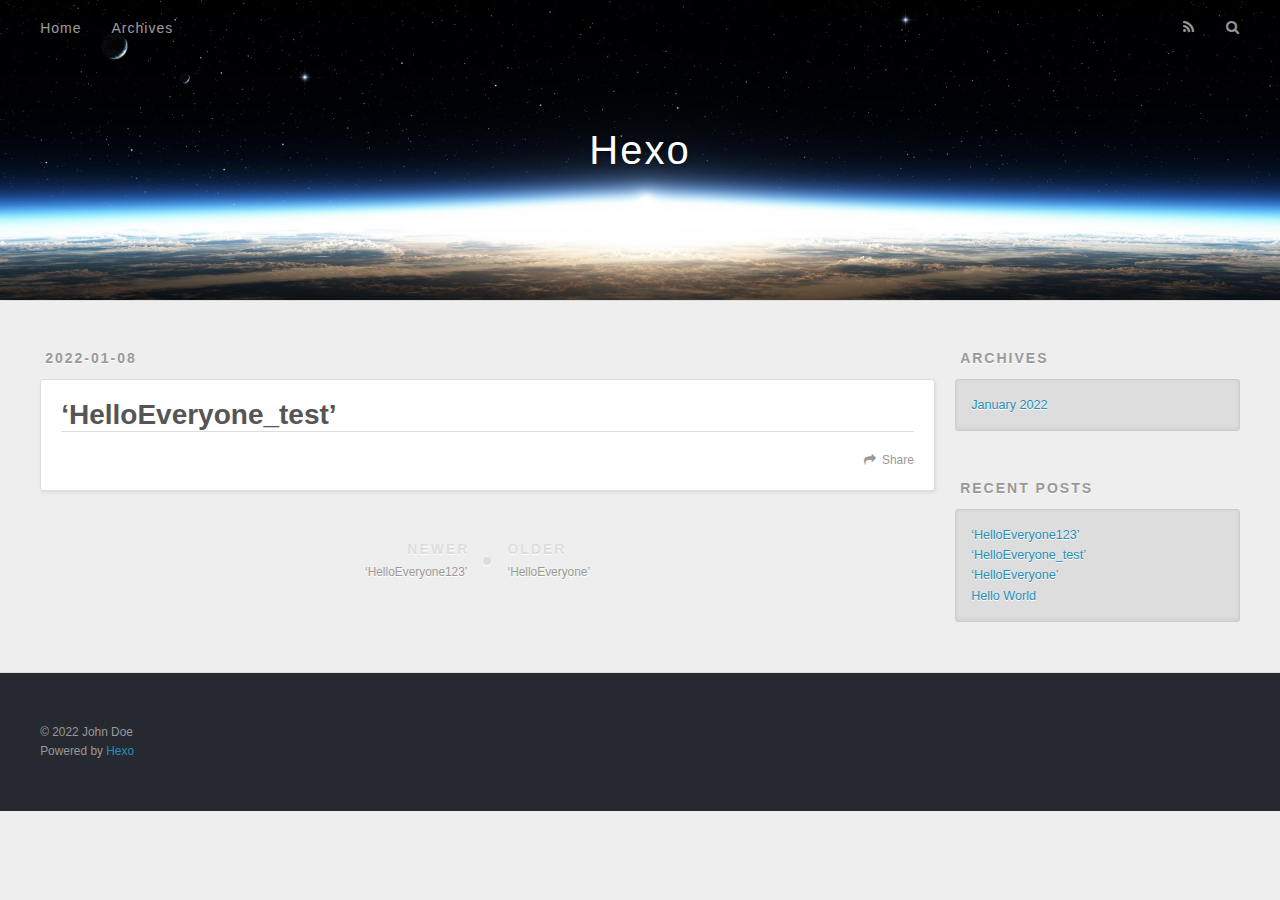
<file: 2022/01/08/‘HelloEveryone-test’/index.html>
<!DOCTYPE html>
<html>
<head>
  <meta charset="utf-8">
  

  
  <title>‘HelloEveryone_test’ | Hexo</title>
  <meta name="viewport" content="width=device-width, initial-scale=1, maximum-scale=1">
  <meta property="og:type" content="article">
<meta property="og:title" content="‘HelloEveryone_test’">
<meta property="og:url" content="http://example.com/2022/01/08/%E2%80%98HelloEveryone-test%E2%80%99/index.html">
<meta property="og:site_name" content="Hexo">
<meta property="og:locale" content="en_US">
<meta property="article:published_time" content="2022-01-08T05:55:22.000Z">
<meta property="article:modified_time" content="2022-01-08T05:55:22.343Z">
<meta property="article:author" content="John Doe">
<meta name="twitter:card" content="summary">
  
    <link rel="alternate" href="/atom.xml" title="Hexo" type="application/atom+xml">
  
  
    <link rel="icon" href="/favicon.png">
  
  
    <link href="//fonts.googleapis.com/css?family=Source+Code+Pro" rel="stylesheet" type="text/css">
  
  
<link rel="stylesheet" href="/css/style.css">

<meta name="generator" content="Hexo 5.4.0"></head>

<body>
  <div id="container">
    <div id="wrap">
      <header id="header">
  <div id="banner"></div>
  <div id="header-outer" class="outer">
    <div id="header-title" class="inner">
      <h1 id="logo-wrap">
        <a href="/" id="logo">Hexo</a>
      </h1>
      
    </div>
    <div id="header-inner" class="inner">
      <nav id="main-nav">
        <a id="main-nav-toggle" class="nav-icon"></a>
        
          <a class="main-nav-link" href="/">Home</a>
        
          <a class="main-nav-link" href="/archives">Archives</a>
        
      </nav>
      <nav id="sub-nav">
        
          <a id="nav-rss-link" class="nav-icon" href="/atom.xml" title="RSS Feed"></a>
        
        <a id="nav-search-btn" class="nav-icon" title="Search"></a>
      </nav>
      <div id="search-form-wrap">
        <form action="//google.com/search" method="get" accept-charset="UTF-8" class="search-form"><input type="search" name="q" class="search-form-input" placeholder="Search"><button type="submit" class="search-form-submit">&#xF002;</button><input type="hidden" name="sitesearch" value="http://example.com"></form>
      </div>
    </div>
  </div>
</header>
      <div class="outer">
        <section id="main"><article id="post-‘HelloEveryone-test’" class="article article-type-post" itemscope itemprop="blogPost">
  <div class="article-meta">
    <a href="/2022/01/08/%E2%80%98HelloEveryone-test%E2%80%99/" class="article-date">
  <time datetime="2022-01-08T05:55:22.000Z" itemprop="datePublished">2022-01-08</time>
</a>
    
  </div>
  <div class="article-inner">
    
    
      <header class="article-header">
        
  
    <h1 class="article-title" itemprop="name">
      ‘HelloEveryone_test’
    </h1>
  

      </header>
    
    <div class="article-entry" itemprop="articleBody">
      
        
      
    </div>
    <footer class="article-footer">
      <a data-url="http://example.com/2022/01/08/%E2%80%98HelloEveryone-test%E2%80%99/" data-id="cky5fmxal0002zww2bs1rgrad" class="article-share-link">Share</a>
      
      
    </footer>
  </div>
  
    
<nav id="article-nav">
  
    <a href="/2022/01/08/%E2%80%98HelloEveryone123%E2%80%99/" id="article-nav-newer" class="article-nav-link-wrap">
      <strong class="article-nav-caption">Newer</strong>
      <div class="article-nav-title">
        
          ‘HelloEveryone123’
        
      </div>
    </a>
  
  
    <a href="/2022/01/08/%E2%80%98HelloEveryone%E2%80%99/" id="article-nav-older" class="article-nav-link-wrap">
      <strong class="article-nav-caption">Older</strong>
      <div class="article-nav-title">‘HelloEveryone’</div>
    </a>
  
</nav>

  
</article>

</section>
        
          <aside id="sidebar">
  
    

  
    

  
    
  
    
  <div class="widget-wrap">
    <h3 class="widget-title">Archives</h3>
    <div class="widget">
      <ul class="archive-list"><li class="archive-list-item"><a class="archive-list-link" href="/archives/2022/01/">January 2022</a></li></ul>
    </div>
  </div>


  
    
  <div class="widget-wrap">
    <h3 class="widget-title">Recent Posts</h3>
    <div class="widget">
      <ul>
        
          <li>
            <a href="/2022/01/08/%E2%80%98HelloEveryone123%E2%80%99/">‘HelloEveryone123’</a>
          </li>
        
          <li>
            <a href="/2022/01/08/%E2%80%98HelloEveryone-test%E2%80%99/">‘HelloEveryone_test’</a>
          </li>
        
          <li>
            <a href="/2022/01/08/%E2%80%98HelloEveryone%E2%80%99/">‘HelloEveryone’</a>
          </li>
        
          <li>
            <a href="/2022/01/08/hello-world/">Hello World</a>
          </li>
        
      </ul>
    </div>
  </div>

  
</aside>
        
      </div>
      <footer id="footer">
  
  <div class="outer">
    <div id="footer-info" class="inner">
      &copy; 2022 John Doe<br>
      Powered by <a href="http://hexo.io/" target="_blank">Hexo</a>
    </div>
  </div>
</footer>
    </div>
    <nav id="mobile-nav">
  
    <a href="/" class="mobile-nav-link">Home</a>
  
    <a href="/archives" class="mobile-nav-link">Archives</a>
  
</nav>
    

<script src="//ajax.googleapis.com/ajax/libs/jquery/2.0.3/jquery.min.js"></script>


  
<link rel="stylesheet" href="/fancybox/jquery.fancybox.css">

  
<script src="/fancybox/jquery.fancybox.pack.js"></script>




<script src="/js/script.js"></script>




  </div>
</body>
</html>
</file>
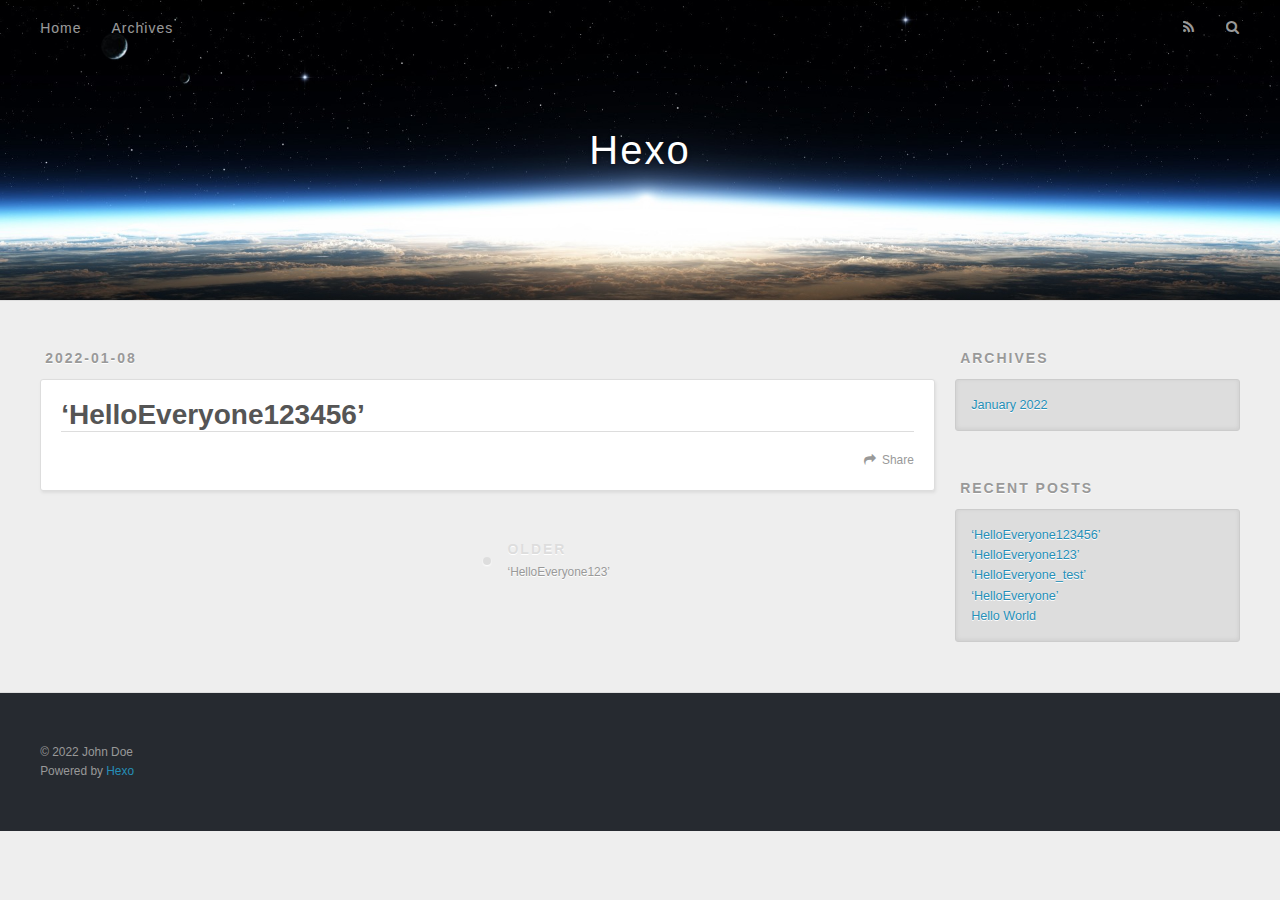
<file: 2022/01/08/‘HelloEveryone123456’/index.html>
<!DOCTYPE html>
<html>
<head>
  <meta charset="utf-8">
  

  
  <title>‘HelloEveryone123456’ | Hexo</title>
  <meta name="viewport" content="width=device-width, initial-scale=1, maximum-scale=1">
  <meta property="og:type" content="article">
<meta property="og:title" content="‘HelloEveryone123456’">
<meta property="og:url" content="http://example.com/2022/01/08/%E2%80%98HelloEveryone123456%E2%80%99/index.html">
<meta property="og:site_name" content="Hexo">
<meta property="og:locale" content="en_US">
<meta property="article:published_time" content="2022-01-08T06:23:00.000Z">
<meta property="article:modified_time" content="2022-01-08T06:23:00.858Z">
<meta property="article:author" content="John Doe">
<meta name="twitter:card" content="summary">
  
    <link rel="alternate" href="/atom.xml" title="Hexo" type="application/atom+xml">
  
  
    <link rel="icon" href="/favicon.png">
  
  
    <link href="//fonts.googleapis.com/css?family=Source+Code+Pro" rel="stylesheet" type="text/css">
  
  
<link rel="stylesheet" href="/css/style.css">

<meta name="generator" content="Hexo 5.4.0"></head>

<body>
  <div id="container">
    <div id="wrap">
      <header id="header">
  <div id="banner"></div>
  <div id="header-outer" class="outer">
    <div id="header-title" class="inner">
      <h1 id="logo-wrap">
        <a href="/" id="logo">Hexo</a>
      </h1>
      
    </div>
    <div id="header-inner" class="inner">
      <nav id="main-nav">
        <a id="main-nav-toggle" class="nav-icon"></a>
        
          <a class="main-nav-link" href="/">Home</a>
        
          <a class="main-nav-link" href="/archives">Archives</a>
        
      </nav>
      <nav id="sub-nav">
        
          <a id="nav-rss-link" class="nav-icon" href="/atom.xml" title="RSS Feed"></a>
        
        <a id="nav-search-btn" class="nav-icon" title="Search"></a>
      </nav>
      <div id="search-form-wrap">
        <form action="//google.com/search" method="get" accept-charset="UTF-8" class="search-form"><input type="search" name="q" class="search-form-input" placeholder="Search"><button type="submit" class="search-form-submit">&#xF002;</button><input type="hidden" name="sitesearch" value="http://example.com"></form>
      </div>
    </div>
  </div>
</header>
      <div class="outer">
        <section id="main"><article id="post-‘HelloEveryone123456’" class="article article-type-post" itemscope itemprop="blogPost">
  <div class="article-meta">
    <a href="/2022/01/08/%E2%80%98HelloEveryone123456%E2%80%99/" class="article-date">
  <time datetime="2022-01-08T06:23:00.000Z" itemprop="datePublished">2022-01-08</time>
</a>
    
  </div>
  <div class="article-inner">
    
    
      <header class="article-header">
        
  
    <h1 class="article-title" itemprop="name">
      ‘HelloEveryone123456’
    </h1>
  

      </header>
    
    <div class="article-entry" itemprop="articleBody">
      
        
      
    </div>
    <footer class="article-footer">
      <a data-url="http://example.com/2022/01/08/%E2%80%98HelloEveryone123456%E2%80%99/" data-id="cky5fy3d70003q0w2719qb5m4" class="article-share-link">Share</a>
      
      
    </footer>
  </div>
  
    
<nav id="article-nav">
  
  
    <a href="/2022/01/08/%E2%80%98HelloEveryone123%E2%80%99/" id="article-nav-older" class="article-nav-link-wrap">
      <strong class="article-nav-caption">Older</strong>
      <div class="article-nav-title">‘HelloEveryone123’</div>
    </a>
  
</nav>

  
</article>

</section>
        
          <aside id="sidebar">
  
    

  
    

  
    
  
    
  <div class="widget-wrap">
    <h3 class="widget-title">Archives</h3>
    <div class="widget">
      <ul class="archive-list"><li class="archive-list-item"><a class="archive-list-link" href="/archives/2022/01/">January 2022</a></li></ul>
    </div>
  </div>


  
    
  <div class="widget-wrap">
    <h3 class="widget-title">Recent Posts</h3>
    <div class="widget">
      <ul>
        
          <li>
            <a href="/2022/01/08/%E2%80%98HelloEveryone123456%E2%80%99/">‘HelloEveryone123456’</a>
          </li>
        
          <li>
            <a href="/2022/01/08/%E2%80%98HelloEveryone123%E2%80%99/">‘HelloEveryone123’</a>
          </li>
        
          <li>
            <a href="/2022/01/08/%E2%80%98HelloEveryone-test%E2%80%99/">‘HelloEveryone_test’</a>
          </li>
        
          <li>
            <a href="/2022/01/08/%E2%80%98HelloEveryone%E2%80%99/">‘HelloEveryone’</a>
          </li>
        
          <li>
            <a href="/2022/01/08/hello-world/">Hello World</a>
          </li>
        
      </ul>
    </div>
  </div>

  
</aside>
        
      </div>
      <footer id="footer">
  
  <div class="outer">
    <div id="footer-info" class="inner">
      &copy; 2022 John Doe<br>
      Powered by <a href="http://hexo.io/" target="_blank">Hexo</a>
    </div>
  </div>
</footer>
    </div>
    <nav id="mobile-nav">
  
    <a href="/" class="mobile-nav-link">Home</a>
  
    <a href="/archives" class="mobile-nav-link">Archives</a>
  
</nav>
    

<script src="//ajax.googleapis.com/ajax/libs/jquery/2.0.3/jquery.min.js"></script>


  
<link rel="stylesheet" href="/fancybox/jquery.fancybox.css">

  
<script src="/fancybox/jquery.fancybox.pack.js"></script>




<script src="/js/script.js"></script>




  </div>
</body>
</html>
</file>
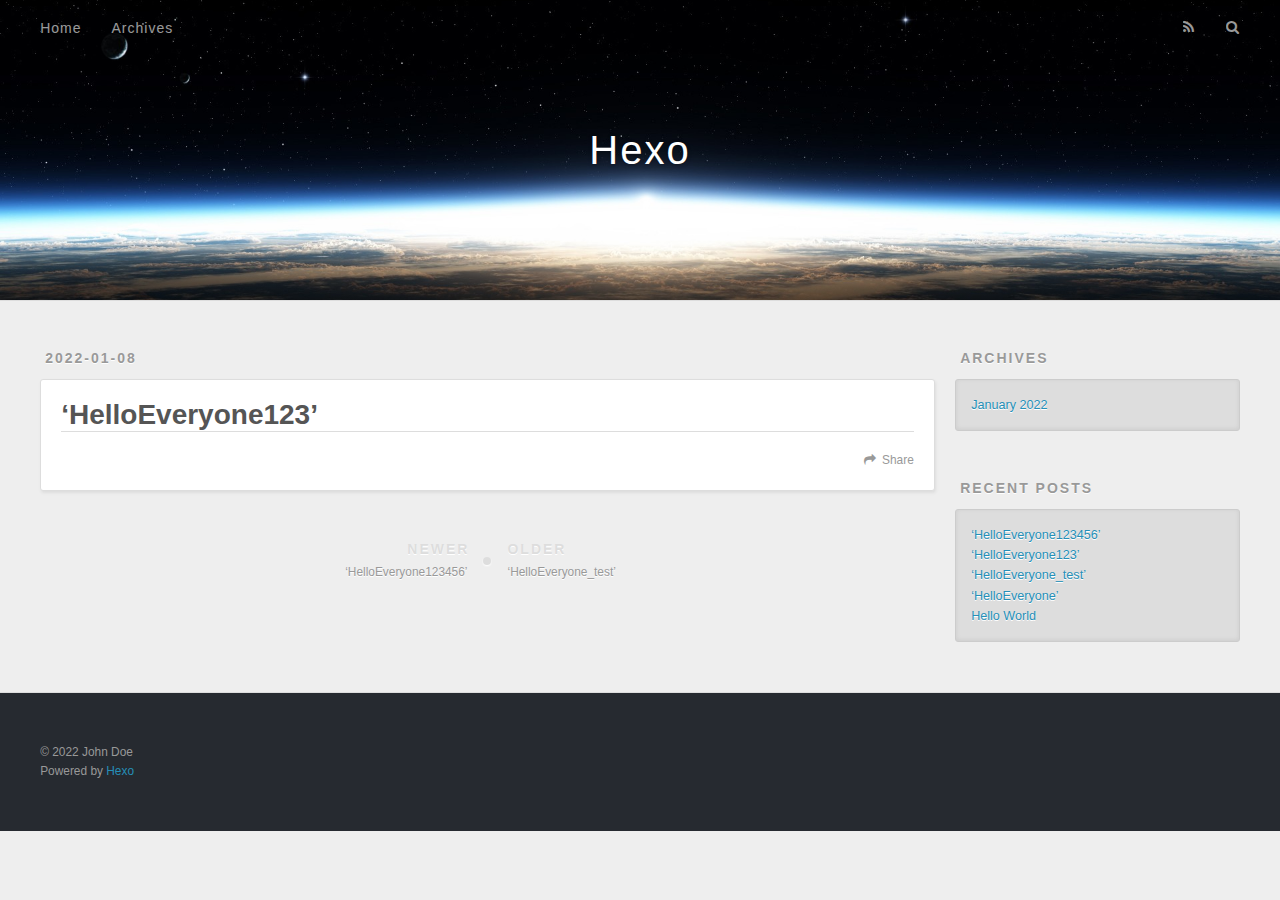
<file: 2022/01/08/‘HelloEveryone123’/index.html>
<!DOCTYPE html>
<html>
<head>
  <meta charset="utf-8">
  

  
  <title>‘HelloEveryone123’ | Hexo</title>
  <meta name="viewport" content="width=device-width, initial-scale=1, maximum-scale=1">
  <meta property="og:type" content="article">
<meta property="og:title" content="‘HelloEveryone123’">
<meta property="og:url" content="http://example.com/2022/01/08/%E2%80%98HelloEveryone123%E2%80%99/index.html">
<meta property="og:site_name" content="Hexo">
<meta property="og:locale" content="en_US">
<meta property="article:published_time" content="2022-01-08T05:58:58.000Z">
<meta property="article:modified_time" content="2022-01-08T05:58:58.570Z">
<meta property="article:author" content="John Doe">
<meta name="twitter:card" content="summary">
  
    <link rel="alternate" href="/atom.xml" title="Hexo" type="application/atom+xml">
  
  
    <link rel="icon" href="/favicon.png">
  
  
    <link href="//fonts.googleapis.com/css?family=Source+Code+Pro" rel="stylesheet" type="text/css">
  
  
<link rel="stylesheet" href="/css/style.css">

<meta name="generator" content="Hexo 5.4.0"></head>

<body>
  <div id="container">
    <div id="wrap">
      <header id="header">
  <div id="banner"></div>
  <div id="header-outer" class="outer">
    <div id="header-title" class="inner">
      <h1 id="logo-wrap">
        <a href="/" id="logo">Hexo</a>
      </h1>
      
    </div>
    <div id="header-inner" class="inner">
      <nav id="main-nav">
        <a id="main-nav-toggle" class="nav-icon"></a>
        
          <a class="main-nav-link" href="/">Home</a>
        
          <a class="main-nav-link" href="/archives">Archives</a>
        
      </nav>
      <nav id="sub-nav">
        
          <a id="nav-rss-link" class="nav-icon" href="/atom.xml" title="RSS Feed"></a>
        
        <a id="nav-search-btn" class="nav-icon" title="Search"></a>
      </nav>
      <div id="search-form-wrap">
        <form action="//google.com/search" method="get" accept-charset="UTF-8" class="search-form"><input type="search" name="q" class="search-form-input" placeholder="Search"><button type="submit" class="search-form-submit">&#xF002;</button><input type="hidden" name="sitesearch" value="http://example.com"></form>
      </div>
    </div>
  </div>
</header>
      <div class="outer">
        <section id="main"><article id="post-‘HelloEveryone123’" class="article article-type-post" itemscope itemprop="blogPost">
  <div class="article-meta">
    <a href="/2022/01/08/%E2%80%98HelloEveryone123%E2%80%99/" class="article-date">
  <time datetime="2022-01-08T05:58:58.000Z" itemprop="datePublished">2022-01-08</time>
</a>
    
  </div>
  <div class="article-inner">
    
    
      <header class="article-header">
        
  
    <h1 class="article-title" itemprop="name">
      ‘HelloEveryone123’
    </h1>
  

      </header>
    
    <div class="article-entry" itemprop="articleBody">
      
        
      
    </div>
    <footer class="article-footer">
      <a data-url="http://example.com/2022/01/08/%E2%80%98HelloEveryone123%E2%80%99/" data-id="cky5fy3d60002q0w2b5nh69b4" class="article-share-link">Share</a>
      
      
    </footer>
  </div>
  
    
<nav id="article-nav">
  
    <a href="/2022/01/08/%E2%80%98HelloEveryone123456%E2%80%99/" id="article-nav-newer" class="article-nav-link-wrap">
      <strong class="article-nav-caption">Newer</strong>
      <div class="article-nav-title">
        
          ‘HelloEveryone123456’
        
      </div>
    </a>
  
  
    <a href="/2022/01/08/%E2%80%98HelloEveryone-test%E2%80%99/" id="article-nav-older" class="article-nav-link-wrap">
      <strong class="article-nav-caption">Older</strong>
      <div class="article-nav-title">‘HelloEveryone_test’</div>
    </a>
  
</nav>

  
</article>

</section>
        
          <aside id="sidebar">
  
    

  
    

  
    
  
    
  <div class="widget-wrap">
    <h3 class="widget-title">Archives</h3>
    <div class="widget">
      <ul class="archive-list"><li class="archive-list-item"><a class="archive-list-link" href="/archives/2022/01/">January 2022</a></li></ul>
    </div>
  </div>


  
    
  <div class="widget-wrap">
    <h3 class="widget-title">Recent Posts</h3>
    <div class="widget">
      <ul>
        
          <li>
            <a href="/2022/01/08/%E2%80%98HelloEveryone123456%E2%80%99/">‘HelloEveryone123456’</a>
          </li>
        
          <li>
            <a href="/2022/01/08/%E2%80%98HelloEveryone123%E2%80%99/">‘HelloEveryone123’</a>
          </li>
        
          <li>
            <a href="/2022/01/08/%E2%80%98HelloEveryone-test%E2%80%99/">‘HelloEveryone_test’</a>
          </li>
        
          <li>
            <a href="/2022/01/08/%E2%80%98HelloEveryone%E2%80%99/">‘HelloEveryone’</a>
          </li>
        
          <li>
            <a href="/2022/01/08/hello-world/">Hello World</a>
          </li>
        
      </ul>
    </div>
  </div>

  
</aside>
        
      </div>
      <footer id="footer">
  
  <div class="outer">
    <div id="footer-info" class="inner">
      &copy; 2022 John Doe<br>
      Powered by <a href="http://hexo.io/" target="_blank">Hexo</a>
    </div>
  </div>
</footer>
    </div>
    <nav id="mobile-nav">
  
    <a href="/" class="mobile-nav-link">Home</a>
  
    <a href="/archives" class="mobile-nav-link">Archives</a>
  
</nav>
    

<script src="//ajax.googleapis.com/ajax/libs/jquery/2.0.3/jquery.min.js"></script>


  
<link rel="stylesheet" href="/fancybox/jquery.fancybox.css">

  
<script src="/fancybox/jquery.fancybox.pack.js"></script>




<script src="/js/script.js"></script>




  </div>
</body>
</html>
</file>
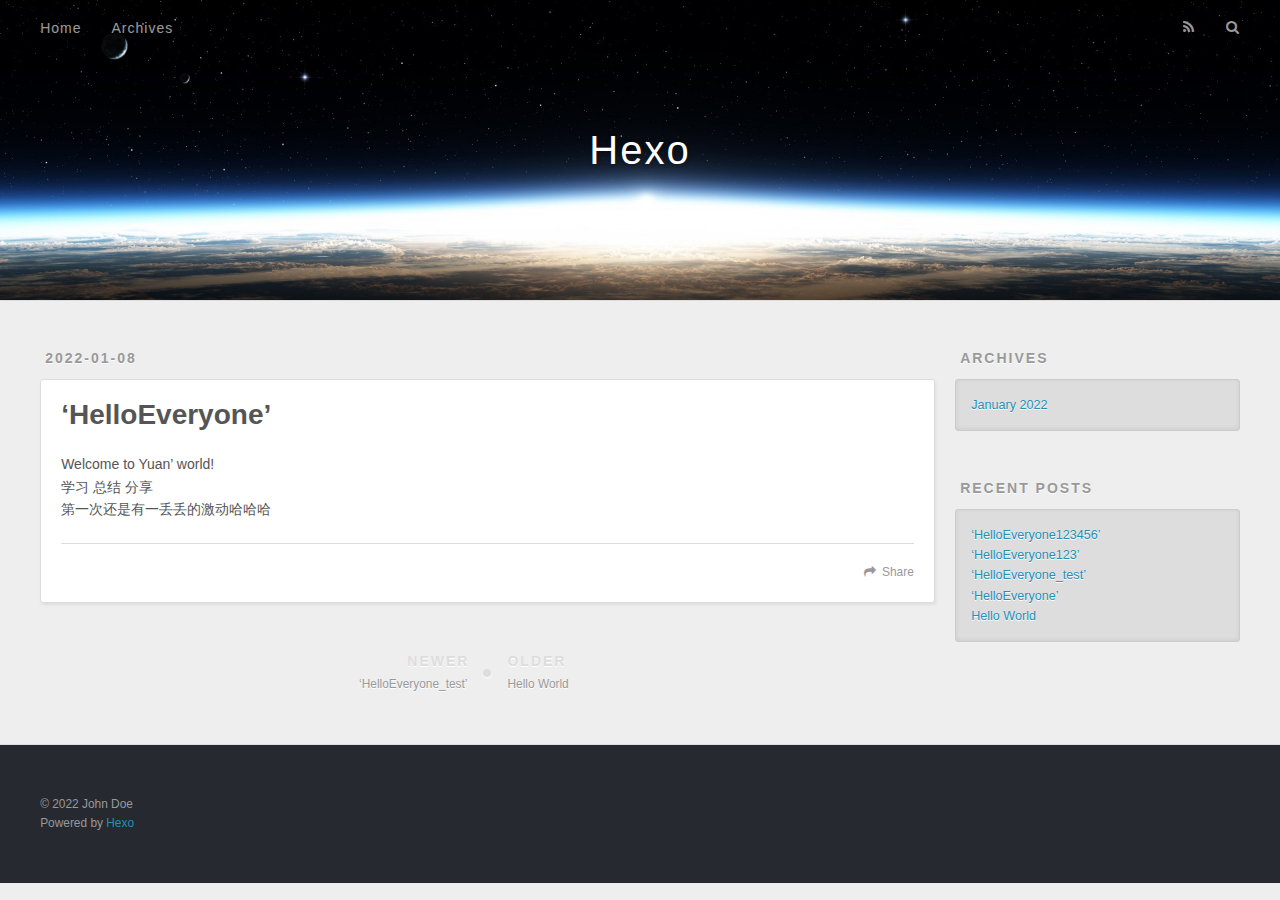
<file: 2022/01/08/‘HelloEveryone’/index.html>
<!DOCTYPE html>
<html>
<head>
  <meta charset="utf-8">
  

  
  <title>‘HelloEveryone’ | Hexo</title>
  <meta name="viewport" content="width=device-width, initial-scale=1, maximum-scale=1">
  <meta name="description" content="Welcome to Yuan’ world!学习 总结 分享第一次还是有一丢丢的激动哈哈哈">
<meta property="og:type" content="article">
<meta property="og:title" content="‘HelloEveryone’">
<meta property="og:url" content="http://example.com/2022/01/08/%E2%80%98HelloEveryone%E2%80%99/index.html">
<meta property="og:site_name" content="Hexo">
<meta property="og:description" content="Welcome to Yuan’ world!学习 总结 分享第一次还是有一丢丢的激动哈哈哈">
<meta property="og:locale" content="en_US">
<meta property="article:published_time" content="2022-01-08T05:24:33.000Z">
<meta property="article:modified_time" content="2022-01-08T05:28:39.807Z">
<meta property="article:author" content="John Doe">
<meta name="twitter:card" content="summary">
  
    <link rel="alternate" href="/atom.xml" title="Hexo" type="application/atom+xml">
  
  
    <link rel="icon" href="/favicon.png">
  
  
    <link href="//fonts.googleapis.com/css?family=Source+Code+Pro" rel="stylesheet" type="text/css">
  
  
<link rel="stylesheet" href="/css/style.css">

<meta name="generator" content="Hexo 5.4.0"></head>

<body>
  <div id="container">
    <div id="wrap">
      <header id="header">
  <div id="banner"></div>
  <div id="header-outer" class="outer">
    <div id="header-title" class="inner">
      <h1 id="logo-wrap">
        <a href="/" id="logo">Hexo</a>
      </h1>
      
    </div>
    <div id="header-inner" class="inner">
      <nav id="main-nav">
        <a id="main-nav-toggle" class="nav-icon"></a>
        
          <a class="main-nav-link" href="/">Home</a>
        
          <a class="main-nav-link" href="/archives">Archives</a>
        
      </nav>
      <nav id="sub-nav">
        
          <a id="nav-rss-link" class="nav-icon" href="/atom.xml" title="RSS Feed"></a>
        
        <a id="nav-search-btn" class="nav-icon" title="Search"></a>
      </nav>
      <div id="search-form-wrap">
        <form action="//google.com/search" method="get" accept-charset="UTF-8" class="search-form"><input type="search" name="q" class="search-form-input" placeholder="Search"><button type="submit" class="search-form-submit">&#xF002;</button><input type="hidden" name="sitesearch" value="http://example.com"></form>
      </div>
    </div>
  </div>
</header>
      <div class="outer">
        <section id="main"><article id="post-‘HelloEveryone’" class="article article-type-post" itemscope itemprop="blogPost">
  <div class="article-meta">
    <a href="/2022/01/08/%E2%80%98HelloEveryone%E2%80%99/" class="article-date">
  <time datetime="2022-01-08T05:24:33.000Z" itemprop="datePublished">2022-01-08</time>
</a>
    
  </div>
  <div class="article-inner">
    
    
      <header class="article-header">
        
  
    <h1 class="article-title" itemprop="name">
      ‘HelloEveryone’
    </h1>
  

      </header>
    
    <div class="article-entry" itemprop="articleBody">
      
        <p>Welcome to Yuan’ world!<br>学习 总结 分享<br>第一次还是有一丢丢的激动哈哈哈</p>

      
    </div>
    <footer class="article-footer">
      <a data-url="http://example.com/2022/01/08/%E2%80%98HelloEveryone%E2%80%99/" data-id="cky5fy3d80004q0w29k04624r" class="article-share-link">Share</a>
      
      
    </footer>
  </div>
  
    
<nav id="article-nav">
  
    <a href="/2022/01/08/%E2%80%98HelloEveryone-test%E2%80%99/" id="article-nav-newer" class="article-nav-link-wrap">
      <strong class="article-nav-caption">Newer</strong>
      <div class="article-nav-title">
        
          ‘HelloEveryone_test’
        
      </div>
    </a>
  
  
    <a href="/2022/01/08/hello-world/" id="article-nav-older" class="article-nav-link-wrap">
      <strong class="article-nav-caption">Older</strong>
      <div class="article-nav-title">Hello World</div>
    </a>
  
</nav>

  
</article>

</section>
        
          <aside id="sidebar">
  
    

  
    

  
    
  
    
  <div class="widget-wrap">
    <h3 class="widget-title">Archives</h3>
    <div class="widget">
      <ul class="archive-list"><li class="archive-list-item"><a class="archive-list-link" href="/archives/2022/01/">January 2022</a></li></ul>
    </div>
  </div>


  
    
  <div class="widget-wrap">
    <h3 class="widget-title">Recent Posts</h3>
    <div class="widget">
      <ul>
        
          <li>
            <a href="/2022/01/08/%E2%80%98HelloEveryone123456%E2%80%99/">‘HelloEveryone123456’</a>
          </li>
        
          <li>
            <a href="/2022/01/08/%E2%80%98HelloEveryone123%E2%80%99/">‘HelloEveryone123’</a>
          </li>
        
          <li>
            <a href="/2022/01/08/%E2%80%98HelloEveryone-test%E2%80%99/">‘HelloEveryone_test’</a>
          </li>
        
          <li>
            <a href="/2022/01/08/%E2%80%98HelloEveryone%E2%80%99/">‘HelloEveryone’</a>
          </li>
        
          <li>
            <a href="/2022/01/08/hello-world/">Hello World</a>
          </li>
        
      </ul>
    </div>
  </div>

  
</aside>
        
      </div>
      <footer id="footer">
  
  <div class="outer">
    <div id="footer-info" class="inner">
      &copy; 2022 John Doe<br>
      Powered by <a href="http://hexo.io/" target="_blank">Hexo</a>
    </div>
  </div>
</footer>
    </div>
    <nav id="mobile-nav">
  
    <a href="/" class="mobile-nav-link">Home</a>
  
    <a href="/archives" class="mobile-nav-link">Archives</a>
  
</nav>
    

<script src="//ajax.googleapis.com/ajax/libs/jquery/2.0.3/jquery.min.js"></script>


  
<link rel="stylesheet" href="/fancybox/jquery.fancybox.css">

  
<script src="/fancybox/jquery.fancybox.pack.js"></script>




<script src="/js/script.js"></script>




  </div>
</body>
</html>
</file>
<file: css/style.css>
body {
  width: 100%;
}
body:before,
body:after {
  content: "";
  display: table;
}
body:after {
  clear: both;
}
html,
body,
div,
span,
applet,
object,
iframe,
h1,
h2,
h3,
h4,
h5,
h6,
p,
blockquote,
pre,
a,
abbr,
acronym,
address,
big,
cite,
code,
del,
dfn,
em,
img,
ins,
kbd,
q,
s,
samp,
small,
strike,
strong,
sub,
sup,
tt,
var,
dl,
dt,
dd,
ol,
ul,
li,
fieldset,
form,
label,
legend,
table,
caption,
tbody,
tfoot,
thead,
tr,
th,
td {
  margin: 0;
  padding: 0;
  border: 0;
  outline: 0;
  font-weight: inherit;
  font-style: inherit;
  font-family: inherit;
  font-size: 100%;
  vertical-align: baseline;
}
body {
  line-height: 1;
  color: #000;
  background: #fff;
}
ol,
ul {
  list-style: none;
}
table {
  border-collapse: separate;
  border-spacing: 0;
  vertical-align: middle;
}
caption,
th,
td {
  text-align: left;
  font-weight: normal;
  vertical-align: middle;
}
a img {
  border: none;
}
input,
button {
  margin: 0;
  padding: 0;
}
input::-moz-focus-inner,
button::-moz-focus-inner {
  border: 0;
  padding: 0;
}
@font-face {
  font-family: FontAwesome;
  font-style: normal;
  font-weight: normal;
  src: url("fonts/fontawesome-webfont.eot?v=#4.0.3");
  src: url("fonts/fontawesome-webfont.eot?#iefix&v=#4.0.3") format("embedded-opentype"), url("fonts/fontawesome-webfont.woff?v=#4.0.3") format("woff"), url("fonts/fontawesome-webfont.ttf?v=#4.0.3") format("truetype"), url("fonts/fontawesome-webfont.svg#fontawesomeregular?v=#4.0.3") format("svg");
}
html,
body,
#container {
  height: 100%;
}
body {
  background: #eee;
  font: 14px -apple-system, BlinkMacSystemFont, "Segoe UI", "Roboto", "Oxygen", "Ubuntu", "Cantarell", "Fira Sans", "Droid Sans", "Helvetica Neue", sans-serif;
  -webkit-text-size-adjust: 100%;
}
.outer {
  max-width: 1220px;
  margin: 0 auto;
  padding: 0 20px;
}
.outer:before,
.outer:after {
  content: "";
  display: table;
}
.outer:after {
  clear: both;
}
.inner {
  display: inline;
  float: left;
  width: 98.33333333333333%;
  margin: 0 0.833333333333333%;
}
.left,
.alignleft {
  float: left;
}
.right,
.alignright {
  float: right;
}
.clear {
  clear: both;
}
#container {
  position: relative;
}
.mobile-nav-on {
  overflow: hidden;
}
#wrap {
  height: 100%;
  width: 100%;
  position: absolute;
  top: 0;
  left: 0;
  -webkit-transition: 0.2s ease-out;
  -moz-transition: 0.2s ease-out;
  -ms-transition: 0.2s ease-out;
  transition: 0.2s ease-out;
  z-index: 1;
  background: #eee;
}
.mobile-nav-on #wrap {
  left: 280px;
}
@media screen and (min-width: 768px) {
  #main {
    display: inline;
    float: left;
    width: 73.33333333333333%;
    margin: 0 0.833333333333333%;
  }
}
.article-date,
.article-category-link,
.archive-year,
.widget-title {
  text-decoration: none;
  text-transform: uppercase;
  letter-spacing: 2px;
  color: #999;
  margin-bottom: 1em;
  margin-left: 5px;
  line-height: 1em;
  text-shadow: 0 1px #fff;
  font-weight: bold;
}
.article-inner,
.archive-article-inner {
  background: #fff;
  -webkit-box-shadow: 1px 2px 3px #ddd;
  box-shadow: 1px 2px 3px #ddd;
  border: 1px solid #ddd;
  border-radius: 3px;
}
.article-entry h1,
.widget h1 {
  font-size: 2em;
}
.article-entry h2,
.widget h2 {
  font-size: 1.5em;
}
.article-entry h3,
.widget h3 {
  font-size: 1.3em;
}
.article-entry h4,
.widget h4 {
  font-size: 1.2em;
}
.article-entry h5,
.widget h5 {
  font-size: 1em;
}
.article-entry h6,
.widget h6 {
  font-size: 1em;
  color: #999;
}
.article-entry hr,
.widget hr {
  border: 1px dashed #ddd;
}
.article-entry strong,
.widget strong {
  font-weight: bold;
}
.article-entry em,
.widget em,
.article-entry cite,
.widget cite {
  font-style: italic;
}
.article-entry sup,
.widget sup,
.article-entry sub,
.widget sub {
  font-size: 0.75em;
  line-height: 0;
  position: relative;
  vertical-align: baseline;
}
.article-entry sup,
.widget sup {
  top: -0.5em;
}
.article-entry sub,
.widget sub {
  bottom: -0.2em;
}
.article-entry small,
.widget small {
  font-size: 0.85em;
}
.article-entry acronym,
.widget acronym,
.article-entry abbr,
.widget abbr {
  border-bottom: 1px dotted;
}
.article-entry ul,
.widget ul,
.article-entry ol,
.widget ol,
.article-entry dl,
.widget dl {
  margin: 0 20px;
  line-height: 1.6em;
}
.article-entry ul ul,
.widget ul ul,
.article-entry ol ul,
.widget ol ul,
.article-entry ul ol,
.widget ul ol,
.article-entry ol ol,
.widget ol ol {
  margin-top: 0;
  margin-bottom: 0;
}
.article-entry ul,
.widget ul {
  list-style: disc;
}
.article-entry ol,
.widget ol {
  list-style: decimal;
}
.article-entry dt,
.widget dt {
  font-weight: bold;
}
#header {
  height: 300px;
  position: relative;
  border-bottom: 1px solid #ddd;
}
#header:before,
#header:after {
  content: "";
  position: absolute;
  left: 0;
  right: 0;
  height: 40px;
}
#header:before {
  top: 0;
  background: -webkit-linear-gradient(rgba(0,0,0,0.2), transparent);
  background: -moz-linear-gradient(rgba(0,0,0,0.2), transparent);
  background: -ms-linear-gradient(rgba(0,0,0,0.2), transparent);
  background: linear-gradient(rgba(0,0,0,0.2), transparent);
}
#header:after {
  bottom: 0;
  background: -webkit-linear-gradient(transparent, rgba(0,0,0,0.2));
  background: -moz-linear-gradient(transparent, rgba(0,0,0,0.2));
  background: -ms-linear-gradient(transparent, rgba(0,0,0,0.2));
  background: linear-gradient(transparent, rgba(0,0,0,0.2));
}
#header-outer {
  height: 100%;
  position: relative;
}
#header-inner {
  position: relative;
  overflow: hidden;
}
#banner {
  position: absolute;
  top: 0;
  left: 0;
  width: 100%;
  height: 100%;
  background: url("images/banner.jpg") center #000;
  -webkit-background-size: cover;
  -moz-background-size: cover;
  background-size: cover;
  z-index: -1;
}
#header-title {
  text-align: center;
  height: 40px;
  position: absolute;
  top: 50%;
  left: 0;
  margin-top: -20px;
}
#logo,
#subtitle {
  text-decoration: none;
  color: #fff;
  font-weight: 300;
  text-shadow: 0 1px 4px rgba(0,0,0,0.3);
}
#logo {
  font-size: 40px;
  line-height: 40px;
  letter-spacing: 2px;
}
#subtitle {
  font-size: 16px;
  line-height: 16px;
  letter-spacing: 1px;
}
#subtitle-wrap {
  margin-top: 16px;
}
#main-nav {
  float: left;
  margin-left: -15px;
}
.nav-icon,
.main-nav-link {
  float: left;
  color: #fff;
  opacity: 0.6;
  text-decoration: none;
  text-shadow: 0 1px rgba(0,0,0,0.2);
  -webkit-transition: opacity 0.2s;
  -moz-transition: opacity 0.2s;
  -ms-transition: opacity 0.2s;
  transition: opacity 0.2s;
  display: block;
  padding: 20px 15px;
}
.nav-icon:hover,
.main-nav-link:hover {
  opacity: 1;
}
.nav-icon {
  font-family: FontAwesome;
  text-align: center;
  font-size: 14px;
  width: 14px;
  height: 14px;
  padding: 20px 15px;
  position: relative;
  cursor: pointer;
}
.main-nav-link {
  font-weight: 300;
  letter-spacing: 1px;
}
@media screen and (max-width: 479px) {
  .main-nav-link {
    display: none;
  }
}
#main-nav-toggle {
  display: none;
}
#main-nav-toggle:before {
  content: "\f0c9";
}
@media screen and (max-width: 479px) {
  #main-nav-toggle {
    display: block;
  }
}
#sub-nav {
  float: right;
  margin-right: -15px;
}
#nav-rss-link:before {
  content: "\f09e";
}
#nav-search-btn:before {
  content: "\f002";
}
#search-form-wrap {
  position: absolute;
  top: 15px;
  width: 150px;
  height: 30px;
  right: -150px;
  opacity: 0;
  -webkit-transition: 0.2s ease-out;
  -moz-transition: 0.2s ease-out;
  -ms-transition: 0.2s ease-out;
  transition: 0.2s ease-out;
}
#search-form-wrap.on {
  opacity: 1;
  right: 0;
}
@media screen and (max-width: 479px) {
  #search-form-wrap {
    width: 100%;
    right: -100%;
  }
}
.search-form {
  position: absolute;
  top: 0;
  left: 0;
  right: 0;
  background: #fff;
  padding: 5px 15px;
  border-radius: 15px;
  -webkit-box-shadow: 0 0 10px rgba(0,0,0,0.3);
  box-shadow: 0 0 10px rgba(0,0,0,0.3);
}
.search-form-input {
  border: none;
  background: none;
  color: #555;
  width: 100%;
  font: 13px -apple-system, BlinkMacSystemFont, "Segoe UI", "Roboto", "Oxygen", "Ubuntu", "Cantarell", "Fira Sans", "Droid Sans", "Helvetica Neue", sans-serif;
  outline: none;
}
.search-form-input::-webkit-search-results-decoration,
.search-form-input::-webkit-search-cancel-button {
  -webkit-appearance: none;
}
.search-form-submit {
  position: absolute;
  top: 50%;
  right: 10px;
  margin-top: -7px;
  font: 13px FontAwesome;
  border: none;
  background: none;
  color: #bbb;
  cursor: pointer;
}
.search-form-submit:hover,
.search-form-submit:focus {
  color: #777;
}
.article {
  margin: 50px 0;
}
.article-inner {
  overflow: hidden;
}
.article-meta:before,
.article-meta:after {
  content: "";
  display: table;
}
.article-meta:after {
  clear: both;
}
.article-date {
  float: left;
}
.article-category {
  float: left;
  line-height: 1em;
  color: #ccc;
  text-shadow: 0 1px #fff;
  margin-left: 8px;
}
.article-category:before {
  content: "\2022";
}
.article-category-link {
  margin: 0 12px 1em;
}
.article-header {
  padding: 20px 20px 0;
}
.article-title {
  text-decoration: none;
  font-size: 2em;
  font-weight: bold;
  color: #555;
  line-height: 1.1em;
  -webkit-transition: color 0.2s;
  -moz-transition: color 0.2s;
  -ms-transition: color 0.2s;
  transition: color 0.2s;
}
a.article-title:hover {
  color: #258fb8;
}
.article-entry {
  color: #555;
  padding: 0 20px;
}
.article-entry:before,
.article-entry:after {
  content: "";
  display: table;
}
.article-entry:after {
  clear: both;
}
.article-entry p,
.article-entry table {
  line-height: 1.6em;
  margin: 1.6em 0;
}
.article-entry h1,
.article-entry h2,
.article-entry h3,
.article-entry h4,
.article-entry h5,
.article-entry h6 {
  font-weight: bold;
}
.article-entry h1,
.article-entry h2,
.article-entry h3,
.article-entry h4,
.article-entry h5,
.article-entry h6 {
  line-height: 1.1em;
  margin: 1.1em 0;
}
.article-entry a {
  color: #258fb8;
  text-decoration: none;
}
.article-entry a:hover {
  text-decoration: underline;
}
.article-entry ul,
.article-entry ol,
.article-entry dl {
  margin-top: 1.6em;
  margin-bottom: 1.6em;
}
.article-entry img,
.article-entry video {
  max-width: 100%;
  height: auto;
  display: block;
  margin: auto;
}
.article-entry iframe {
  border: none;
}
.article-entry table {
  width: 100%;
  border-collapse: collapse;
  border-spacing: 0;
}
.article-entry th {
  font-weight: bold;
  border-bottom: 3px solid #ddd;
  padding-bottom: 0.5em;
}
.article-entry td {
  border-bottom: 1px solid #ddd;
  padding: 10px 0;
}
.article-entry blockquote {
  font-family: Georgia, "Times New Roman", serif;
  font-size: 1.4em;
  margin: 1.6em 20px;
  text-align: center;
}
.article-entry blockquote footer {
  font-size: 14px;
  margin: 1.6em 0;
  font-family: -apple-system, BlinkMacSystemFont, "Segoe UI", "Roboto", "Oxygen", "Ubuntu", "Cantarell", "Fira Sans", "Droid Sans", "Helvetica Neue", sans-serif;
}
.article-entry blockquote footer cite:before {
  content: "—";
  padding: 0 0.5em;
}
.article-entry .pullquote {
  text-align: left;
  width: 45%;
  margin: 0;
}
.article-entry .pullquote.left {
  margin-left: 0.5em;
  margin-right: 1em;
}
.article-entry .pullquote.right {
  margin-right: 0.5em;
  margin-left: 1em;
}
.article-entry .caption {
  color: #999;
  display: block;
  font-size: 0.9em;
  margin-top: 0.5em;
  position: relative;
  text-align: center;
}
.article-entry .video-container {
  position: relative;
  padding-top: 56.25%;
  height: 0;
  overflow: hidden;
}
.article-entry .video-container iframe,
.article-entry .video-container object,
.article-entry .video-container embed {
  position: absolute;
  top: 0;
  left: 0;
  width: 100%;
  height: 100%;
  margin-top: 0;
}
.article-more-link a {
  display: inline-block;
  line-height: 1em;
  padding: 6px 15px;
  border-radius: 15px;
  background: #eee;
  color: #999;
  text-shadow: 0 1px #fff;
  text-decoration: none;
}
.article-more-link a:hover {
  background: #258fb8;
  color: #fff;
  text-decoration: none;
  text-shadow: 0 1px #1e7293;
}
.article-footer {
  font-size: 0.85em;
  line-height: 1.6em;
  border-top: 1px solid #ddd;
  padding-top: 1.6em;
  margin: 0 20px 20px;
}
.article-footer:before,
.article-footer:after {
  content: "";
  display: table;
}
.article-footer:after {
  clear: both;
}
.article-footer a {
  color: #999;
  text-decoration: none;
}
.article-footer a:hover {
  color: #555;
}
.article-tag-list-item {
  float: left;
  margin-right: 10px;
}
.article-tag-list-link:before {
  content: "#";
}
.article-comment-link {
  float: right;
}
.article-comment-link:before {
  content: "\f075";
  font-family: FontAwesome;
  padding-right: 8px;
}
.article-share-link {
  cursor: pointer;
  float: right;
  margin-left: 20px;
}
.article-share-link:before {
  content: "\f064";
  font-family: FontAwesome;
  padding-right: 6px;
}
#article-nav {
  position: relative;
}
#article-nav:before,
#article-nav:after {
  content: "";
  display: table;
}
#article-nav:after {
  clear: both;
}
@media screen and (min-width: 768px) {
  #article-nav {
    margin: 50px 0;
  }
  #article-nav:before {
    width: 8px;
    height: 8px;
    position: absolute;
    top: 50%;
    left: 50%;
    margin-top: -4px;
    margin-left: -4px;
    content: "";
    border-radius: 50%;
    background: #ddd;
    -webkit-box-shadow: 0 1px 2px #fff;
    box-shadow: 0 1px 2px #fff;
  }
}
.article-nav-link-wrap {
  text-decoration: none;
  text-shadow: 0 1px #fff;
  color: #999;
  -webkit-box-sizing: border-box;
  -moz-box-sizing: border-box;
  box-sizing: border-box;
  margin-top: 50px;
  text-align: center;
  display: block;
}
.article-nav-link-wrap:hover {
  color: #555;
}
@media screen and (min-width: 768px) {
  .article-nav-link-wrap {
    width: 50%;
    margin-top: 0;
  }
}
@media screen and (min-width: 768px) {
  #article-nav-newer {
    float: left;
    text-align: right;
    padding-right: 20px;
  }
}
@media screen and (min-width: 768px) {
  #article-nav-older {
    float: right;
    text-align: left;
    padding-left: 20px;
  }
}
.article-nav-caption {
  text-transform: uppercase;
  letter-spacing: 2px;
  color: #ddd;
  line-height: 1em;
  font-weight: bold;
}
#article-nav-newer .article-nav-caption {
  margin-right: -2px;
}
.article-nav-title {
  font-size: 0.85em;
  line-height: 1.6em;
  margin-top: 0.5em;
}
.article-share-box {
  position: absolute;
  display: none;
  background: #fff;
  -webkit-box-shadow: 1px 2px 10px rgba(0,0,0,0.2);
  box-shadow: 1px 2px 10px rgba(0,0,0,0.2);
  border-radius: 3px;
  margin-left: -145px;
  overflow: hidden;
  z-index: 1;
}
.article-share-box.on {
  display: block;
}
.article-share-input {
  width: 100%;
  background: none;
  -webkit-box-sizing: border-box;
  -moz-box-sizing: border-box;
  box-sizing: border-box;
  font: 14px -apple-system, BlinkMacSystemFont, "Segoe UI", "Roboto", "Oxygen", "Ubuntu", "Cantarell", "Fira Sans", "Droid Sans", "Helvetica Neue", sans-serif;
  padding: 0 15px;
  color: #555;
  outline: none;
  border: 1px solid #ddd;
  border-radius: 3px 3px 0 0;
  height: 36px;
  line-height: 36px;
}
.article-share-links {
  background: #eee;
}
.article-share-links:before,
.article-share-links:after {
  content: "";
  display: table;
}
.article-share-links:after {
  clear: both;
}
.article-share-twitter,
.article-share-facebook,
.article-share-pinterest,
.article-share-google {
  width: 50px;
  height: 36px;
  display: block;
  float: left;
  position: relative;
  color: #999;
  text-shadow: 0 1px #fff;
}
.article-share-twitter:before,
.article-share-facebook:before,
.article-share-pinterest:before,
.article-share-google:before {
  font-size: 20px;
  font-family: FontAwesome;
  width: 20px;
  height: 20px;
  position: absolute;
  top: 50%;
  left: 50%;
  margin-top: -10px;
  margin-left: -10px;
  text-align: center;
}
.article-share-twitter:hover,
.article-share-facebook:hover,
.article-share-pinterest:hover,
.article-share-google:hover {
  color: #fff;
}
.article-share-twitter:before {
  content: "\f099";
}
.article-share-twitter:hover {
  background: #00aced;
  text-shadow: 0 1px #008abe;
}
.article-share-facebook:before {
  content: "\f09a";
}
.article-share-facebook:hover {
  background: #3b5998;
  text-shadow: 0 1px #2f477a;
}
.article-share-pinterest:before {
  content: "\f0d2";
}
.article-share-pinterest:hover {
  background: #cb2027;
  text-shadow: 0 1px #a21a1f;
}
.article-share-google:before {
  content: "\f0d5";
}
.article-share-google:hover {
  background: #dd4b39;
  text-shadow: 0 1px #be3221;
}
.article-gallery {
  background: #000;
  position: relative;
}
.article-gallery-photos {
  position: relative;
  overflow: hidden;
}
.article-gallery-img {
  display: none;
  max-width: 100%;
}
.article-gallery-img:first-child {
  display: block;
}
.article-gallery-img.loaded {
  position: absolute;
  display: block;
}
.article-gallery-img img {
  display: block;
  max-width: 100%;
  margin: 0 auto;
}
#comments {
  background: #fff;
  -webkit-box-shadow: 1px 2px 3px #ddd;
  box-shadow: 1px 2px 3px #ddd;
  padding: 20px;
  border: 1px solid #ddd;
  border-radius: 3px;
  margin: 50px 0;
}
#comments a {
  color: #258fb8;
}
.archives-wrap {
  margin: 50px 0;
}
.archives:before,
.archives:after {
  content: "";
  display: table;
}
.archives:after {
  clear: both;
}
.archive-year-wrap {
  margin-bottom: 1em;
}
.archives {
  -webkit-column-gap: 10px;
  -moz-column-gap: 10px;
  column-gap: 10px;
}
@media screen and (min-width: 480px) and (max-width: 767px) {
  .archives {
    -webkit-column-count: 2;
    -moz-column-count: 2;
    column-count: 2;
  }
}
@media screen and (min-width: 768px) {
  .archives {
    -webkit-column-count: 3;
    -moz-column-count: 3;
    column-count: 3;
  }
}
.archive-article {
  -webkit-column-break-inside: avoid;
  page-break-inside: avoid;
  overflow: hidden;
  break-inside: avoid-column;
}
.archive-article-inner {
  padding: 10px;
  margin-bottom: 15px;
}
.archive-article-title {
  text-decoration: none;
  font-weight: bold;
  color: #555;
  -webkit-transition: color 0.2s;
  -moz-transition: color 0.2s;
  -ms-transition: color 0.2s;
  transition: color 0.2s;
  line-height: 1.6em;
}
.archive-article-title:hover {
  color: #258fb8;
}
.archive-article-footer {
  margin-top: 1em;
}
.archive-article-date {
  color: #999;
  text-decoration: none;
  font-size: 0.85em;
  line-height: 1em;
  margin-bottom: 0.5em;
  display: block;
}
#page-nav {
  margin: 50px auto;
  background: #fff;
  -webkit-box-shadow: 1px 2px 3px #ddd;
  box-shadow: 1px 2px 3px #ddd;
  border: 1px solid #ddd;
  border-radius: 3px;
  text-align: center;
  color: #999;
  overflow: hidden;
}
#page-nav:before,
#page-nav:after {
  content: "";
  display: table;
}
#page-nav:after {
  clear: both;
}
#page-nav a,
#page-nav span {
  padding: 10px 20px;
  line-height: 1;
  height: 2ex;
}
#page-nav a {
  color: #999;
  text-decoration: none;
}
#page-nav a:hover {
  background: #999;
  color: #fff;
}
#page-nav .prev {
  float: left;
}
#page-nav .next {
  float: right;
}
#page-nav .page-number {
  display: inline-block;
}
@media screen and (max-width: 479px) {
  #page-nav .page-number {
    display: none;
  }
}
#page-nav .current {
  color: #555;
  font-weight: bold;
}
#page-nav .space {
  color: #ddd;
}
#footer {
  background: #262a30;
  padding: 50px 0;
  border-top: 1px solid #ddd;
  color: #999;
}
#footer a {
  color: #258fb8;
  text-decoration: none;
}
#footer a:hover {
  text-decoration: underline;
}
#footer-info {
  line-height: 1.6em;
  font-size: 0.85em;
}
.article-entry pre,
.article-entry .highlight {
  background: #2d2d2d;
  margin: 0 -20px;
  padding: 15px 20px;
  border-style: solid;
  border-color: #ddd;
  border-width: 1px 0;
  overflow: auto;
  color: #ccc;
  line-height: 22.400000000000002px;
}
.article-entry .highlight .gutter pre,
.article-entry .gist .gist-file .gist-data .line-numbers {
  color: #666;
  font-size: 0.85em;
}
.article-entry pre,
.article-entry code {
  font-family: "Source Code Pro", Consolas, Monaco, Menlo, Consolas, monospace;
}
.article-entry code {
  background: #eee;
  text-shadow: 0 1px #fff;
  padding: 0 0.3em;
}
.article-entry pre code {
  background: none;
  text-shadow: none;
  padding: 0;
}
.article-entry .highlight pre {
  border: none;
  margin: 0;
  padding: 0;
}
.article-entry .highlight table {
  margin: 0;
  width: auto;
}
.article-entry .highlight td {
  border: none;
  padding: 0;
}
.article-entry .highlight figcaption {
  font-size: 0.85em;
  color: #999;
  line-height: 1em;
  margin-bottom: 1em;
}
.article-entry .highlight figcaption:before,
.article-entry .highlight figcaption:after {
  content: "";
  display: table;
}
.article-entry .highlight figcaption:after {
  clear: both;
}
.article-entry .highlight figcaption a {
  float: right;
}
.article-entry .highlight .gutter pre {
  text-align: right;
  padding-right: 20px;
}
.article-entry .highlight .line {
  height: 22.400000000000002px;
}
.article-entry .highlight .line.marked {
  background: #515151;
}
.article-entry .gist {
  margin: 0 -20px;
  border-style: solid;
  border-color: #ddd;
  border-width: 1px 0;
  background: #2d2d2d;
  padding: 15px 20px 15px 0;
}
.article-entry .gist .gist-file {
  border: none;
  font-family: "Source Code Pro", Consolas, Monaco, Menlo, Consolas, monospace;
  margin: 0;
}
.article-entry .gist .gist-file .gist-data {
  background: none;
  border: none;
}
.article-entry .gist .gist-file .gist-data .line-numbers {
  background: none;
  border: none;
  padding: 0 20px 0 0;
}
.article-entry .gist .gist-file .gist-data .line-data {
  padding: 0 !important;
}
.article-entry .gist .gist-file .highlight {
  margin: 0;
  padding: 0;
  border: none;
}
.article-entry .gist .gist-file .gist-meta {
  background: #2d2d2d;
  color: #999;
  font: 0.85em -apple-system, BlinkMacSystemFont, "Segoe UI", "Roboto", "Oxygen", "Ubuntu", "Cantarell", "Fira Sans", "Droid Sans", "Helvetica Neue", sans-serif;
  text-shadow: 0 0;
  padding: 0;
  margin-top: 1em;
  margin-left: 20px;
}
.article-entry .gist .gist-file .gist-meta a {
  color: #258fb8;
  font-weight: normal;
}
.article-entry .gist .gist-file .gist-meta a:hover {
  text-decoration: underline;
}
pre .comment,
pre .title {
  color: #999;
}
pre .variable,
pre .attribute,
pre .tag,
pre .regexp,
pre .ruby .constant,
pre .xml .tag .title,
pre .xml .pi,
pre .xml .doctype,
pre .html .doctype,
pre .css .id,
pre .css .class,
pre .css .pseudo {
  color: #f2777a;
}
pre .number,
pre .preprocessor,
pre .built_in,
pre .literal,
pre .params,
pre .constant {
  color: #f99157;
}
pre .class,
pre .ruby .class .title,
pre .css .rules .attribute {
  color: #9c9;
}
pre .string,
pre .value,
pre .inheritance,
pre .header,
pre .ruby .symbol,
pre .xml .cdata {
  color: #9c9;
}
pre .css .hexcolor {
  color: #6cc;
}
pre .function,
pre .python .decorator,
pre .python .title,
pre .ruby .function .title,
pre .ruby .title .keyword,
pre .perl .sub,
pre .javascript .title,
pre .coffeescript .title {
  color: #69c;
}
pre .keyword,
pre .javascript .function {
  color: #c9c;
}
@media screen and (max-width: 479px) {
  #mobile-nav {
    position: absolute;
    top: 0;
    left: 0;
    width: 280px;
    height: 100%;
    background: #191919;
    border-right: 1px solid #fff;
  }
}
@media screen and (max-width: 479px) {
  .mobile-nav-link {
    display: block;
    color: #999;
    text-decoration: none;
    padding: 15px 20px;
    font-weight: bold;
  }
  .mobile-nav-link:hover {
    color: #fff;
  }
}
@media screen and (min-width: 768px) {
  #sidebar {
    display: inline;
    float: left;
    width: 23.333333333333332%;
    margin: 0 0.833333333333333%;
  }
}
.widget-wrap {
  margin: 50px 0;
}
.widget {
  color: #777;
  text-shadow: 0 1px #fff;
  background: #ddd;
  -webkit-box-shadow: 0 -1px 4px #ccc inset;
  box-shadow: 0 -1px 4px #ccc inset;
  border: 1px solid #ccc;
  padding: 15px;
  border-radius: 3px;
}
.widget a {
  color: #258fb8;
  text-decoration: none;
}
.widget a:hover {
  text-decoration: underline;
}
.widget ul ul,
.widget ol ul,
.widget dl ul,
.widget ul ol,
.widget ol ol,
.widget dl ol,
.widget ul dl,
.widget ol dl,
.widget dl dl {
  margin-left: 15px;
  list-style: disc;
}
.widget {
  line-height: 1.6em;
  word-wrap: break-word;
  font-size: 0.9em;
}
.widget ul,
.widget ol {
  list-style: none;
  margin: 0;
}
.widget ul ul,
.widget ol ul,
.widget ul ol,
.widget ol ol {
  margin: 0 20px;
}
.widget ul ul,
.widget ol ul {
  list-style: disc;
}
.widget ul ol,
.widget ol ol {
  list-style: decimal;
}
.category-list-count,
.tag-list-count,
.archive-list-count {
  padding-left: 5px;
  color: #999;
  font-size: 0.85em;
}
.category-list-count:before,
.tag-list-count:before,
.archive-list-count:before {
  content: "(";
}
.category-list-count:after,
.tag-list-count:after,
.archive-list-count:after {
  content: ")";
}
.tagcloud a {
  margin-right: 5px;
  display: inline-block;
}
</file>
